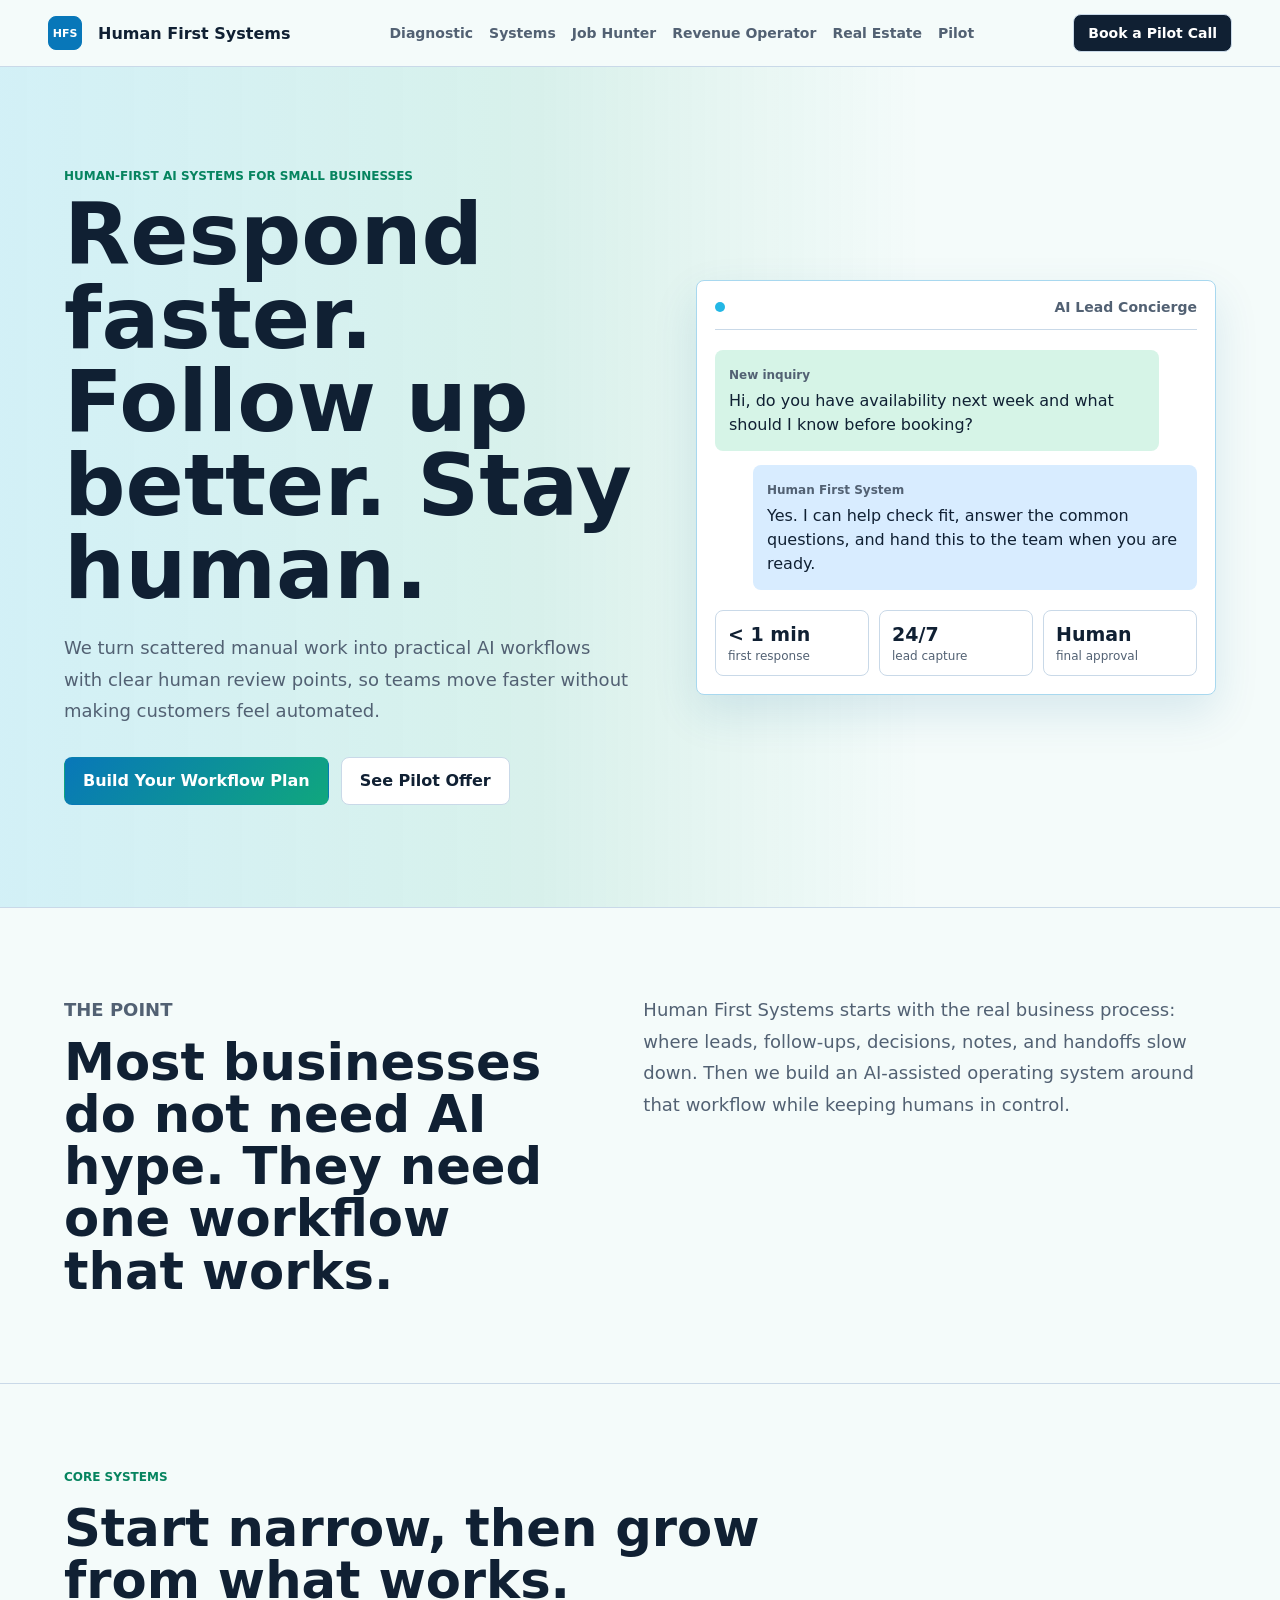
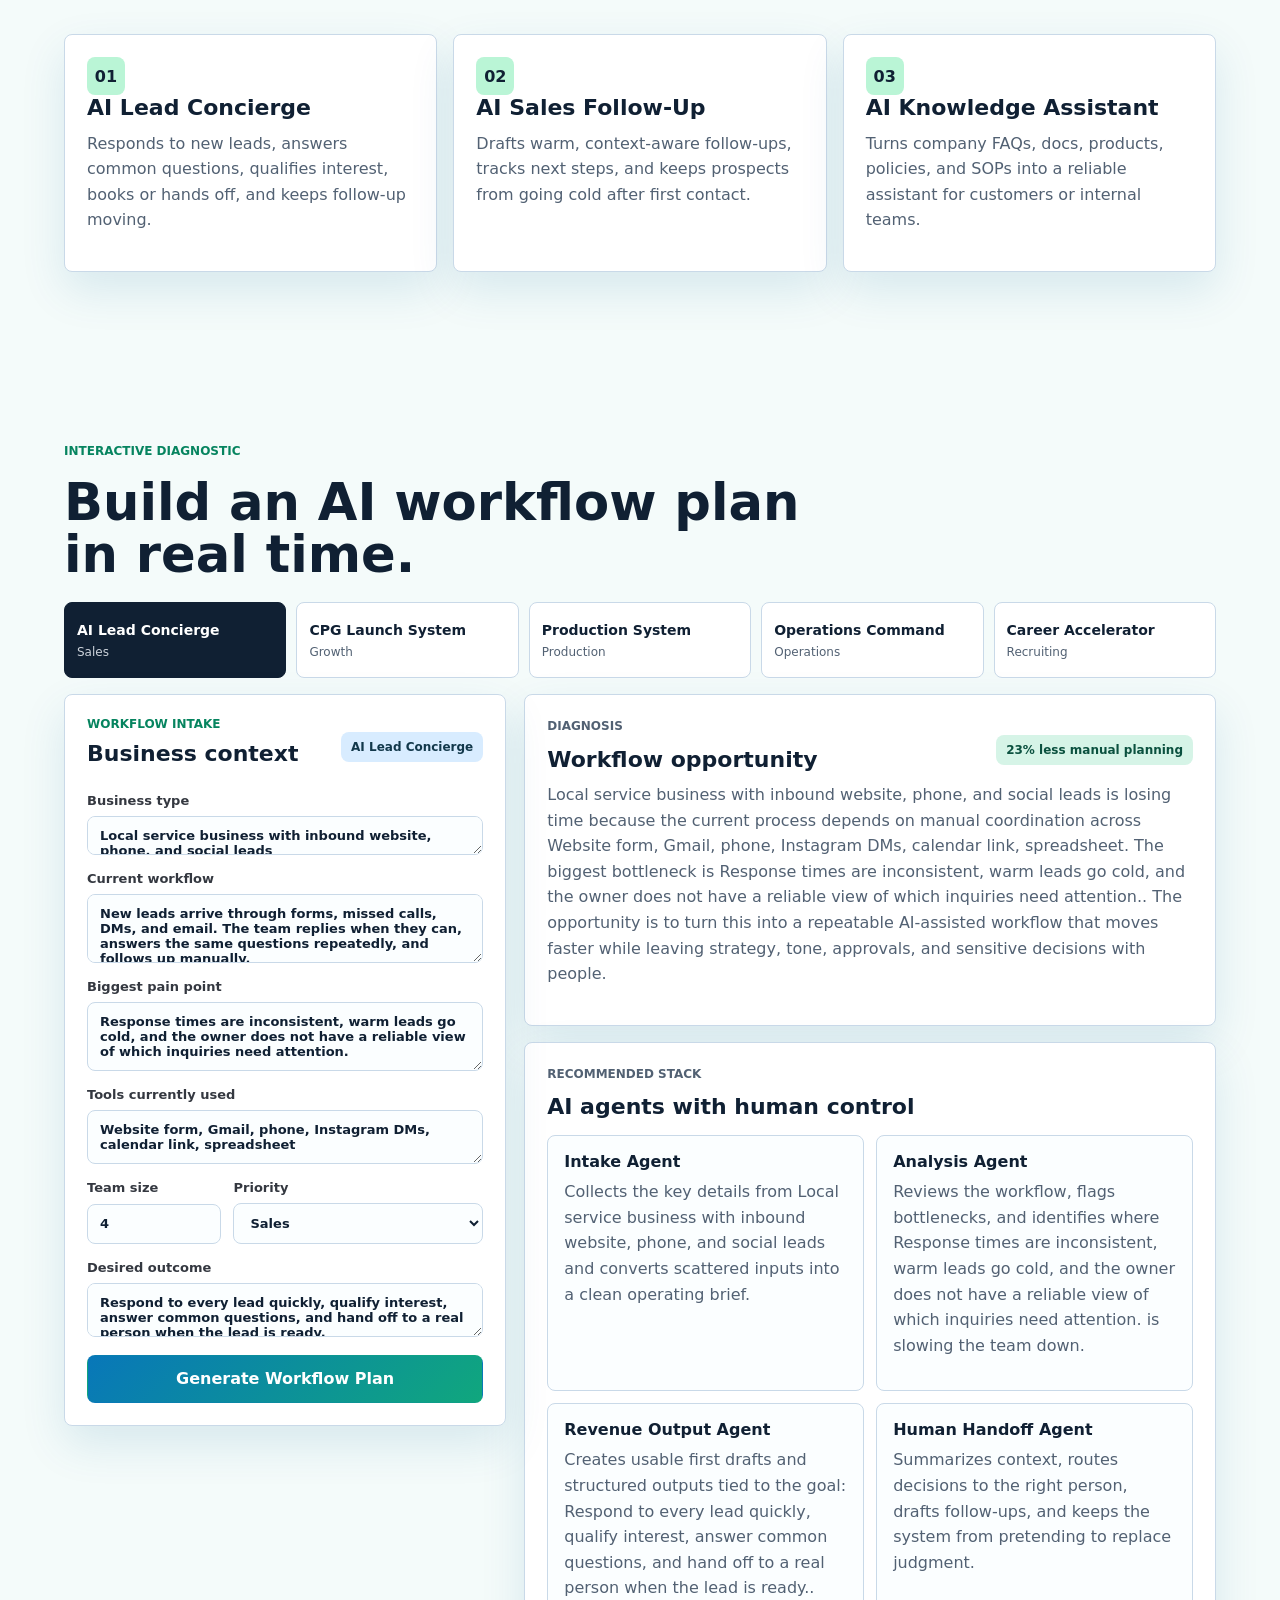
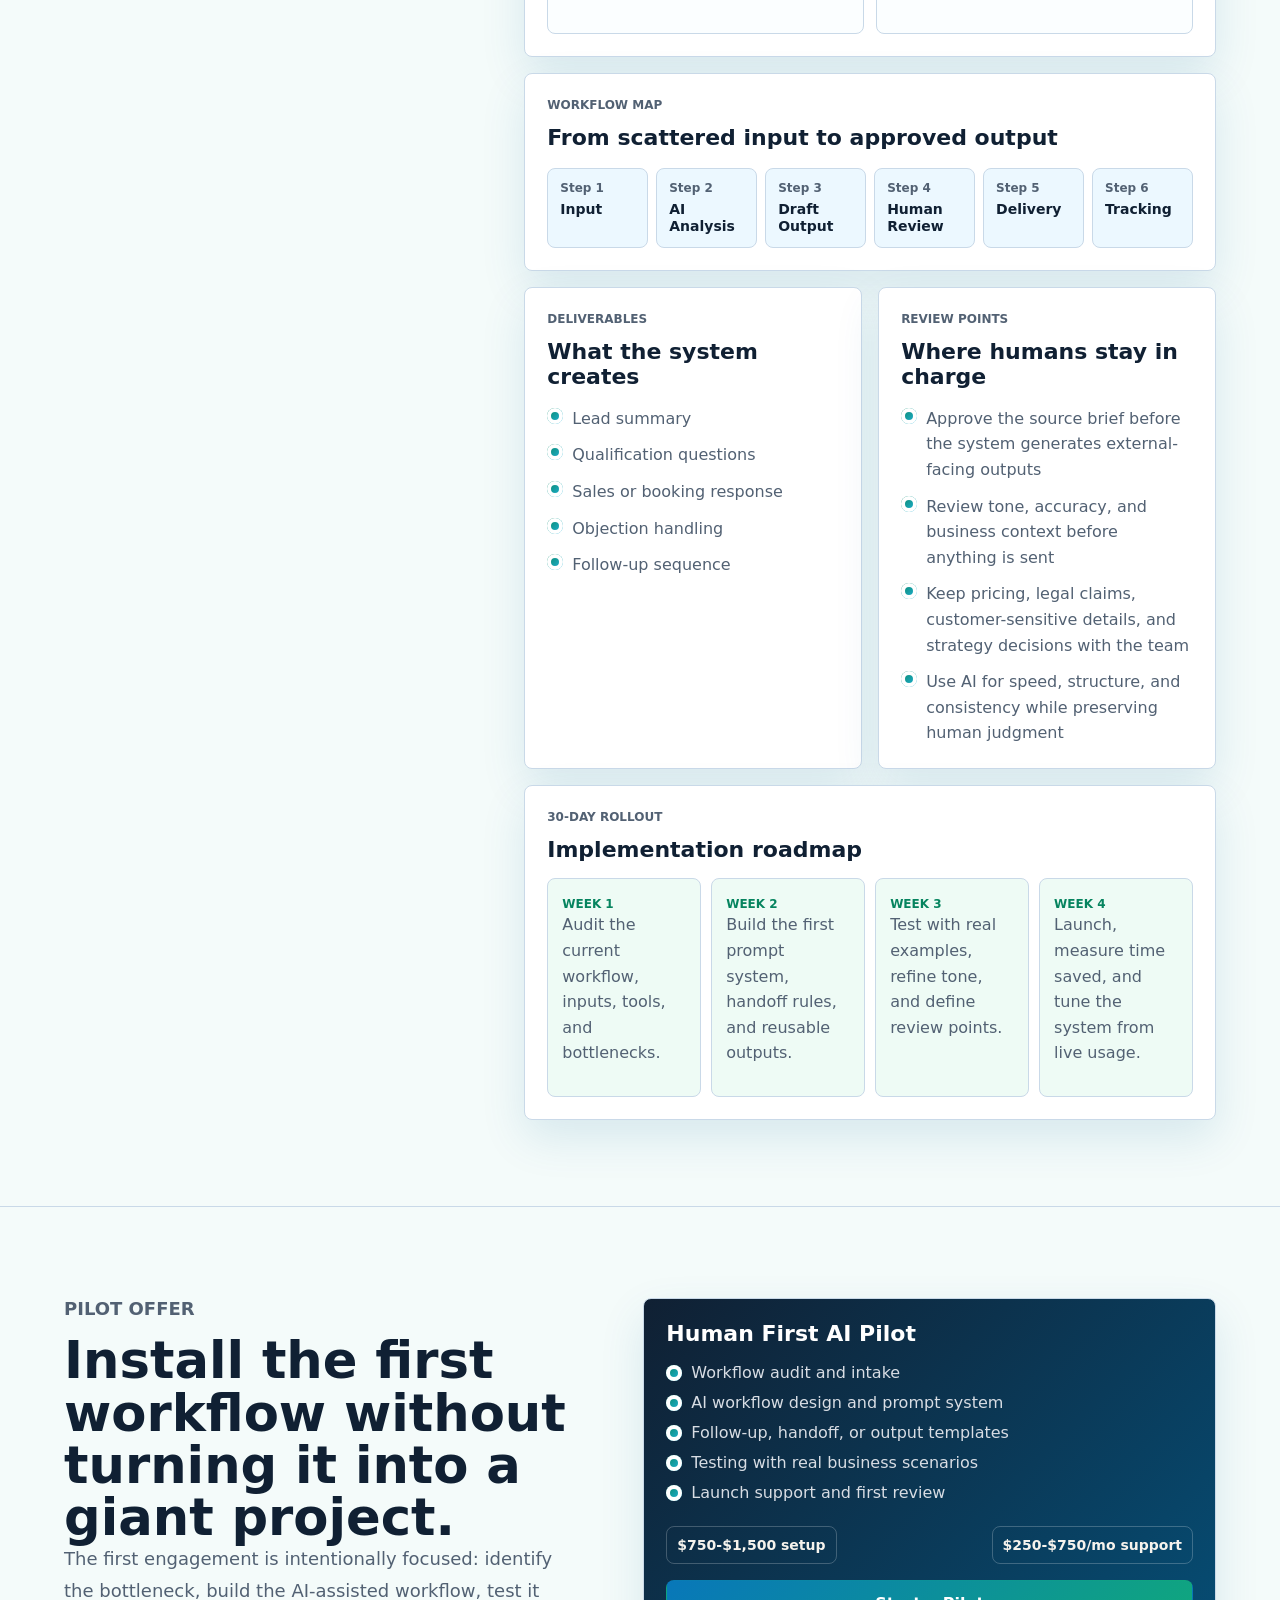
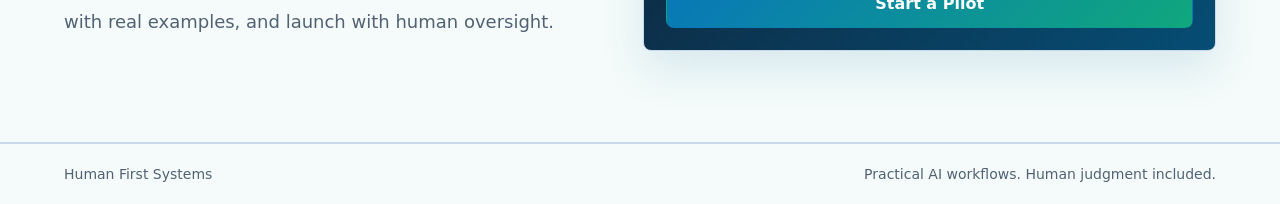
<file: index.html>
<!doctype html>
<html lang="en">
  <head>
    <meta charset="UTF-8" />
    <meta name="viewport" content="width=device-width, initial-scale=1.0" />
    <title>Human First Systems | AI Workflow Diagnostic</title>
    <meta
      name="description"
      content="Human First Systems helps small businesses respond faster, follow up better, and stay human with practical AI workflows."
    />
    <link rel="stylesheet" href="styles.css" />
  </head>
  <body>
    <header class="topbar">
      <a class="brand" href="#top" aria-label="Human First Systems home">
        <span class="brand-mark">HFS</span>
        <span>Human First Systems</span>
      </a>
      <nav aria-label="Primary navigation">
        <a href="#diagnostic">Diagnostic</a>
        <a href="#offers">Systems</a>
        <a href="job-hunter.html">Job Hunter</a>
        <a href="ai-revenue-operator.html">Revenue Operator</a>
        <a href="real-estate.html">Real Estate</a>
        <a href="#pilot">Pilot</a>
      </nav>
      <a class="nav-cta" href="mailto:hello@humanfirstsystems.co?subject=AI%20workflow%20pilot">Book a Pilot Call</a>
    </header>

    <main id="top">
      <section class="hero">
        <div class="hero-copy">
          <p class="eyebrow">Human-first AI systems for small businesses</p>
          <h1>Respond faster. Follow up better. Stay human.</h1>
          <p class="hero-text">
            We turn scattered manual work into practical AI workflows with clear human review points, so teams move faster without making customers feel automated.
          </p>
          <div class="hero-actions">
            <a class="button primary" href="#diagnostic">Build Your Workflow Plan</a>
            <a class="button secondary" href="#pilot">See Pilot Offer</a>
          </div>
        </div>

        <div class="hero-panel" aria-label="System snapshot">
          <div class="panel-header">
            <span class="status-dot"></span>
            <span>AI Lead Concierge</span>
          </div>
          <div class="conversation">
            <div class="message inbound">
              <span>New inquiry</span>
              <p>Hi, do you have availability next week and what should I know before booking?</p>
            </div>
            <div class="message outbound">
              <span>Human First System</span>
              <p>Yes. I can help check fit, answer the common questions, and hand this to the team when you are ready.</p>
            </div>
          </div>
          <div class="metrics">
            <div>
              <strong>&lt; 1 min</strong>
              <span>first response</span>
            </div>
            <div>
              <strong>24/7</strong>
              <span>lead capture</span>
            </div>
            <div>
              <strong>Human</strong>
              <span>final approval</span>
            </div>
          </div>
        </div>
      </section>

      <section class="section intro-grid" aria-label="Positioning">
        <div>
          <p class="eyebrow">The point</p>
          <h2>Most businesses do not need AI hype. They need one workflow that works.</h2>
        </div>
        <p>
          Human First Systems starts with the real business process: where leads, follow-ups, decisions, notes, and handoffs slow down. Then we build an AI-assisted operating system around that workflow while keeping humans in control.
        </p>
      </section>

      <section class="section" id="offers">
        <div class="section-heading">
          <p class="eyebrow">Core systems</p>
          <h2>Start narrow, then grow from what works.</h2>
        </div>
        <div class="system-grid">
          <article class="system-card">
            <span class="icon">01</span>
            <h3>AI Lead Concierge</h3>
            <p>Responds to new leads, answers common questions, qualifies interest, books or hands off, and keeps follow-up moving.</p>
          </article>
          <article class="system-card">
            <span class="icon">02</span>
            <h3>AI Sales Follow-Up</h3>
            <p>Drafts warm, context-aware follow-ups, tracks next steps, and keeps prospects from going cold after first contact.</p>
          </article>
          <article class="system-card">
            <span class="icon">03</span>
            <h3>AI Knowledge Assistant</h3>
            <p>Turns company FAQs, docs, products, policies, and SOPs into a reliable assistant for customers or internal teams.</p>
          </article>
        </div>
      </section>

      <section class="diagnostic section" id="diagnostic">
        <div class="section-heading compact">
          <p class="eyebrow">Interactive diagnostic</p>
          <h2>Build an AI workflow plan in real time.</h2>
        </div>

        <div class="example-tabs" id="exampleTabs" aria-label="Example workflows"></div>

        <div class="workspace">
          <form class="intake-card" id="workflowForm">
            <div class="card-title-row">
              <div>
                <p class="eyebrow">Workflow intake</p>
                <h3>Business context</h3>
              </div>
              <span class="small-badge" id="selectedLabel">AI Lead Concierge</span>
            </div>

            <label>
              Business type
              <textarea name="businessType" rows="1"></textarea>
            </label>
            <label>
              Current workflow
              <textarea name="workflow" rows="3"></textarea>
            </label>
            <label>
              Biggest pain point
              <textarea name="painPoint" rows="3"></textarea>
            </label>
            <label>
              Tools currently used
              <textarea name="tools" rows="2"></textarea>
            </label>
            <div class="field-row">
              <label>
                Team size
                <input name="teamSize" type="number" min="1" />
              </label>
              <label>
                Priority
                <select name="priority"></select>
              </label>
            </div>
            <label>
              Desired outcome
              <textarea name="outcome" rows="2"></textarea>
            </label>
            <button class="button primary full" type="submit">Generate Workflow Plan</button>
          </form>

          <section class="plan" aria-live="polite">
            <article class="result-card diagnosis-card">
              <div class="card-title-row">
                <div>
                  <p class="eyebrow">Diagnosis</p>
                  <h3>Workflow opportunity</h3>
                </div>
                <span class="impact-pill" id="impactPill">34% less manual planning</span>
              </div>
              <p id="diagnosis"></p>
            </article>

            <article class="result-card">
              <p class="eyebrow">Recommended stack</p>
              <h3>AI agents with human control</h3>
              <div class="agent-grid" id="agents"></div>
            </article>

            <article class="result-card">
              <p class="eyebrow">Workflow map</p>
              <h3>From scattered input to approved output</h3>
              <div class="workflow-map" id="workflowMap"></div>
            </article>

            <div class="split-results">
              <article class="result-card">
                <p class="eyebrow">Deliverables</p>
                <h3>What the system creates</h3>
                <ul class="check-list" id="deliverables"></ul>
              </article>
              <article class="result-card">
                <p class="eyebrow">Review points</p>
                <h3>Where humans stay in charge</h3>
                <ul class="check-list" id="reviewPoints"></ul>
              </article>
            </div>

            <article class="result-card">
              <p class="eyebrow">30-day rollout</p>
              <h3>Implementation roadmap</h3>
              <div class="roadmap" id="roadmap"></div>
            </article>
          </section>
        </div>
      </section>

      <section class="pilot section" id="pilot">
        <div>
          <p class="eyebrow">Pilot offer</p>
          <h2>Install the first workflow without turning it into a giant project.</h2>
          <p>
            The first engagement is intentionally focused: identify the bottleneck, build the AI-assisted workflow, test it with real examples, and launch with human oversight.
          </p>
        </div>
        <div class="pilot-card">
          <h3>Human First AI Pilot</h3>
          <ul class="check-list">
            <li>Workflow audit and intake</li>
            <li>AI workflow design and prompt system</li>
            <li>Follow-up, handoff, or output templates</li>
            <li>Testing with real business scenarios</li>
            <li>Launch support and first review</li>
          </ul>
          <div class="price-row">
            <span>$750-$1,500 setup</span>
            <span>$250-$750/mo support</span>
          </div>
          <a class="button primary full" href="mailto:hello@humanfirstsystems.co?subject=Human%20First%20AI%20Pilot">Start a Pilot</a>
        </div>
      </section>
    </main>

    <footer>
      <span>Human First Systems</span>
      <span>Practical AI workflows. Human judgment included.</span>
    </footer>

    <script src="app.js"></script>
  </body>
</html>
</file>
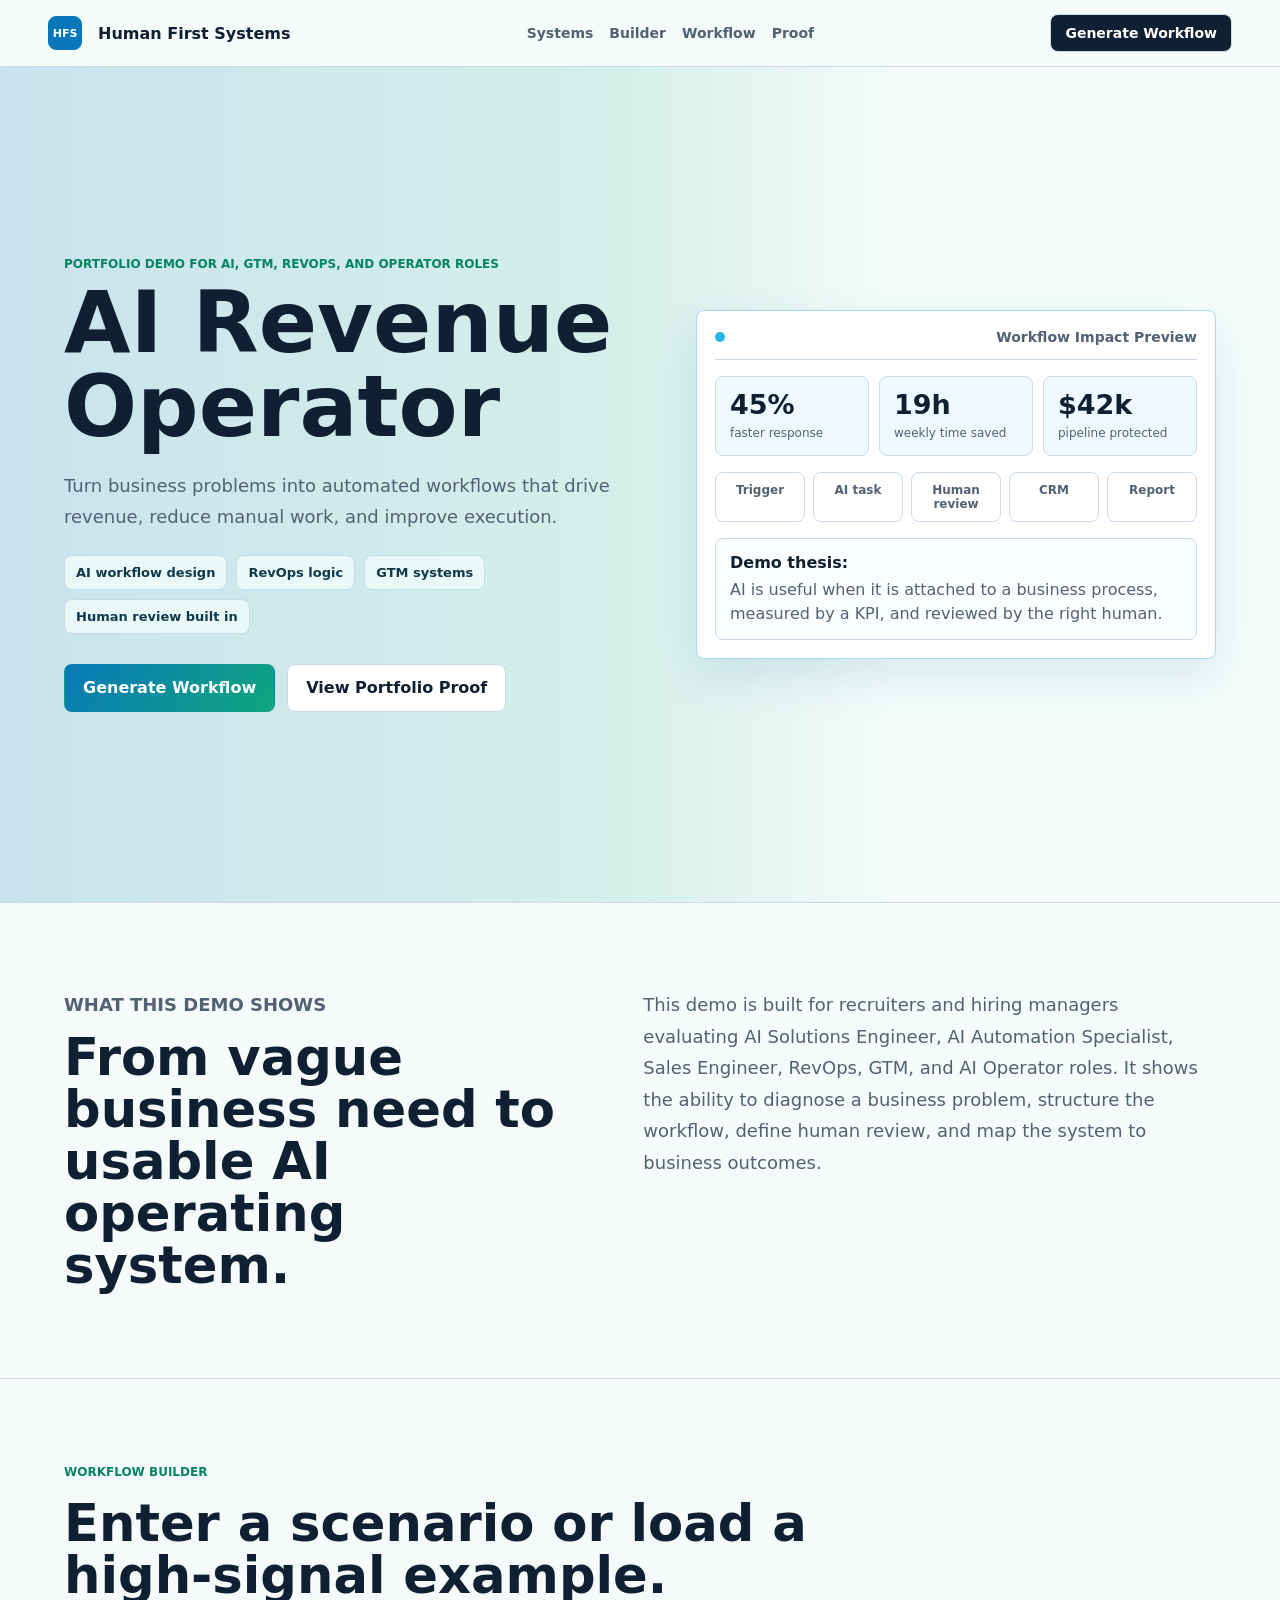
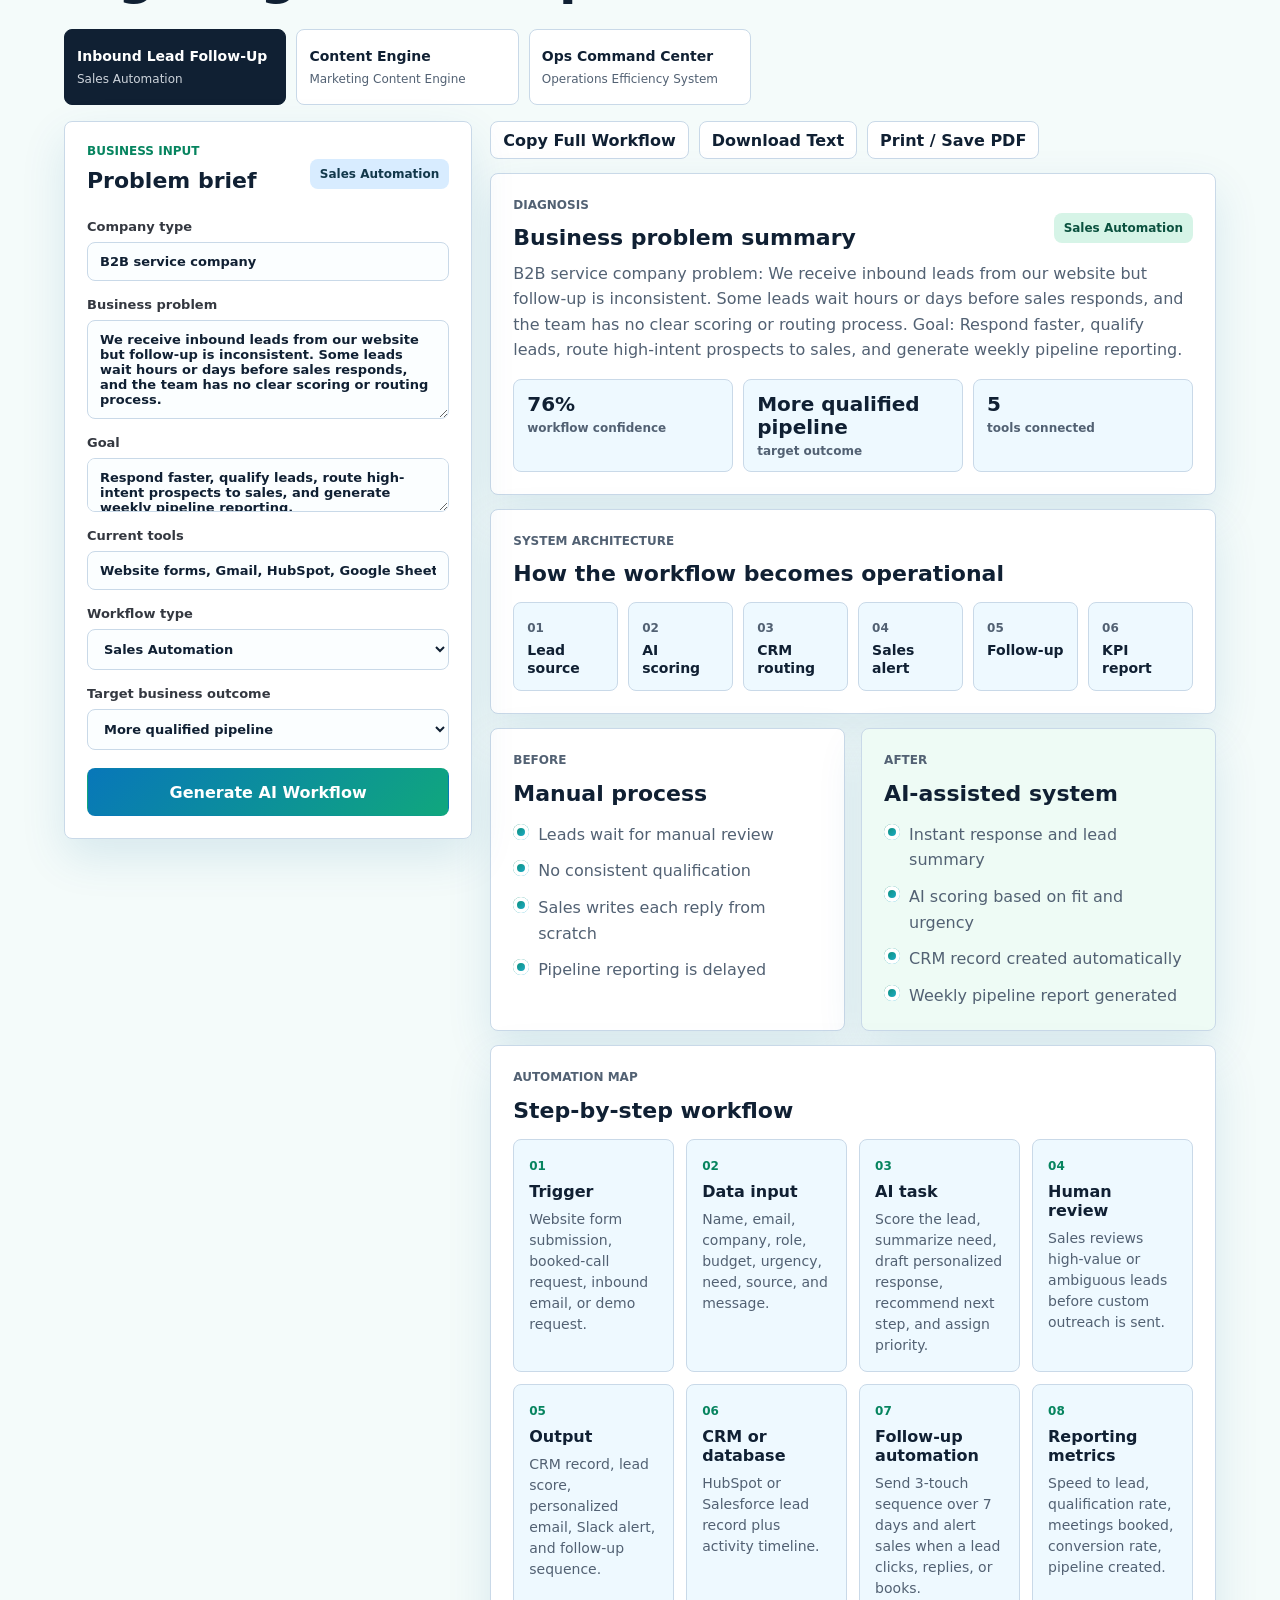
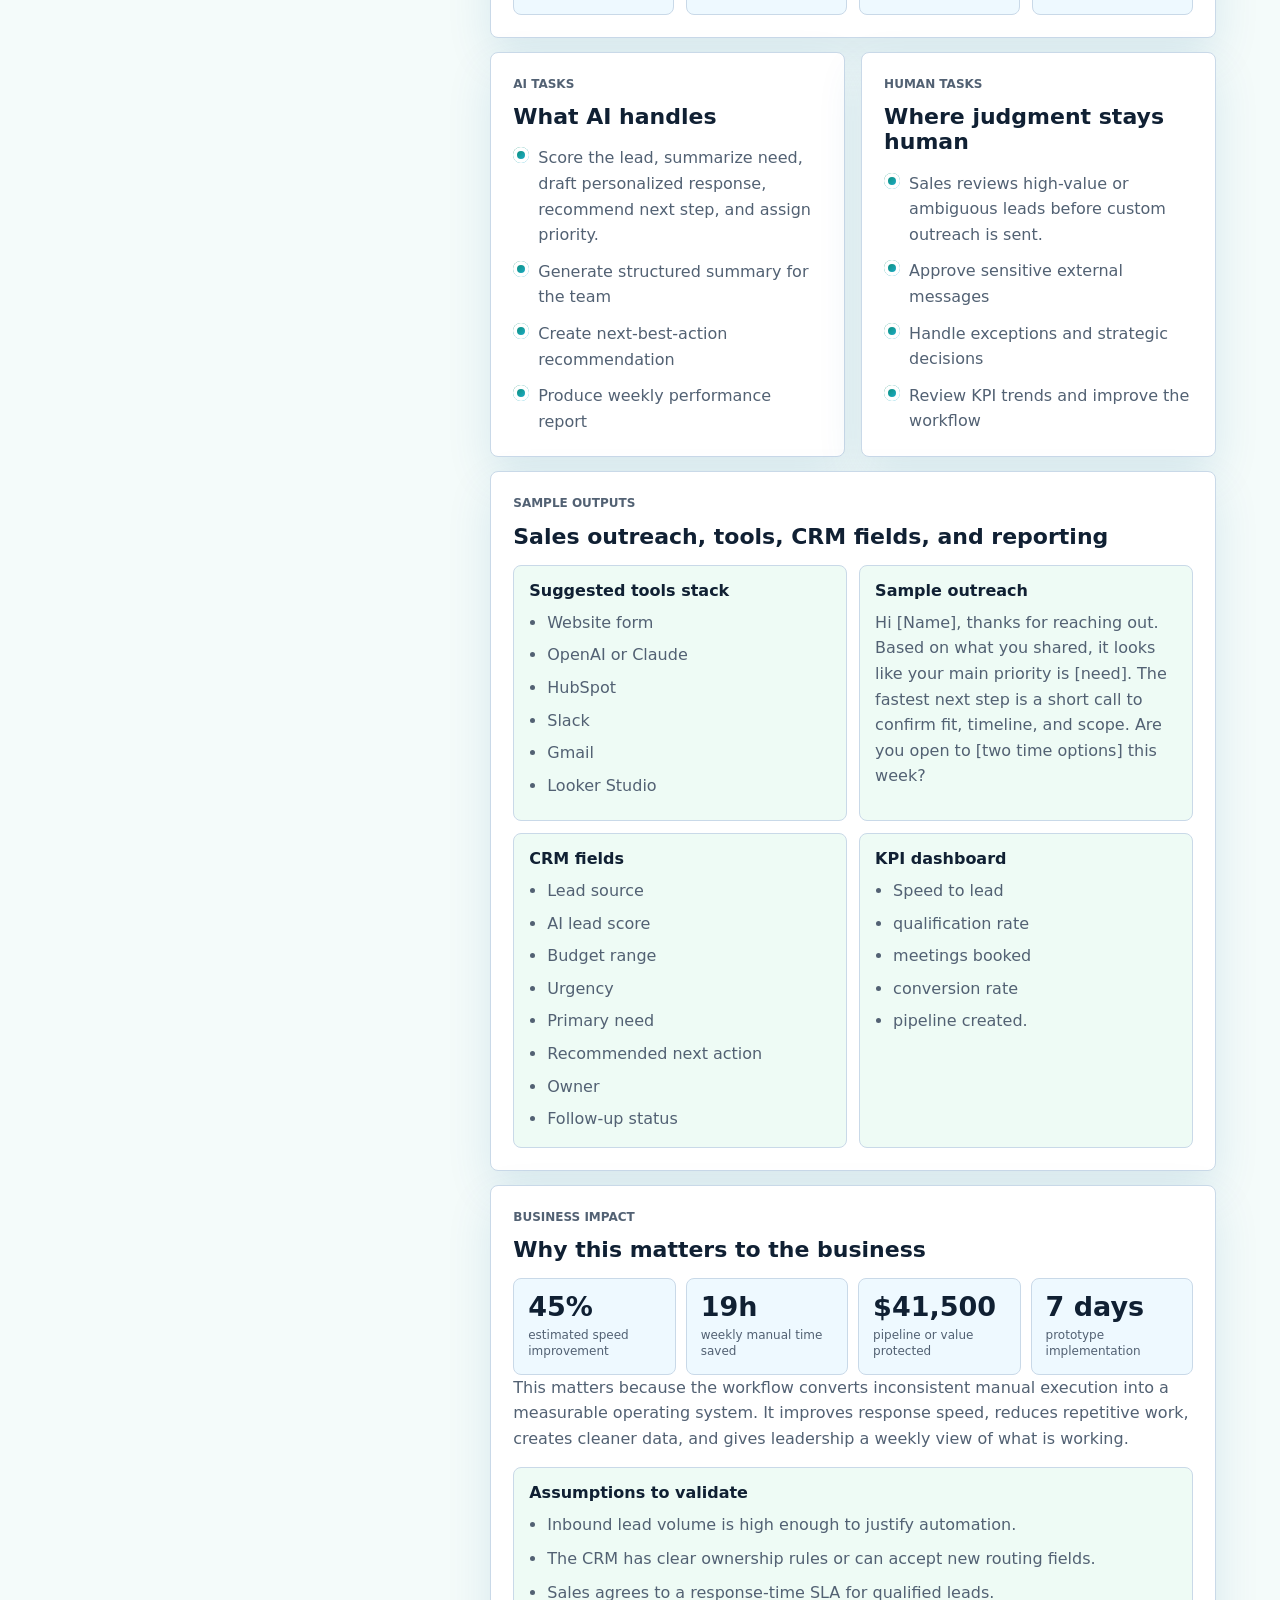
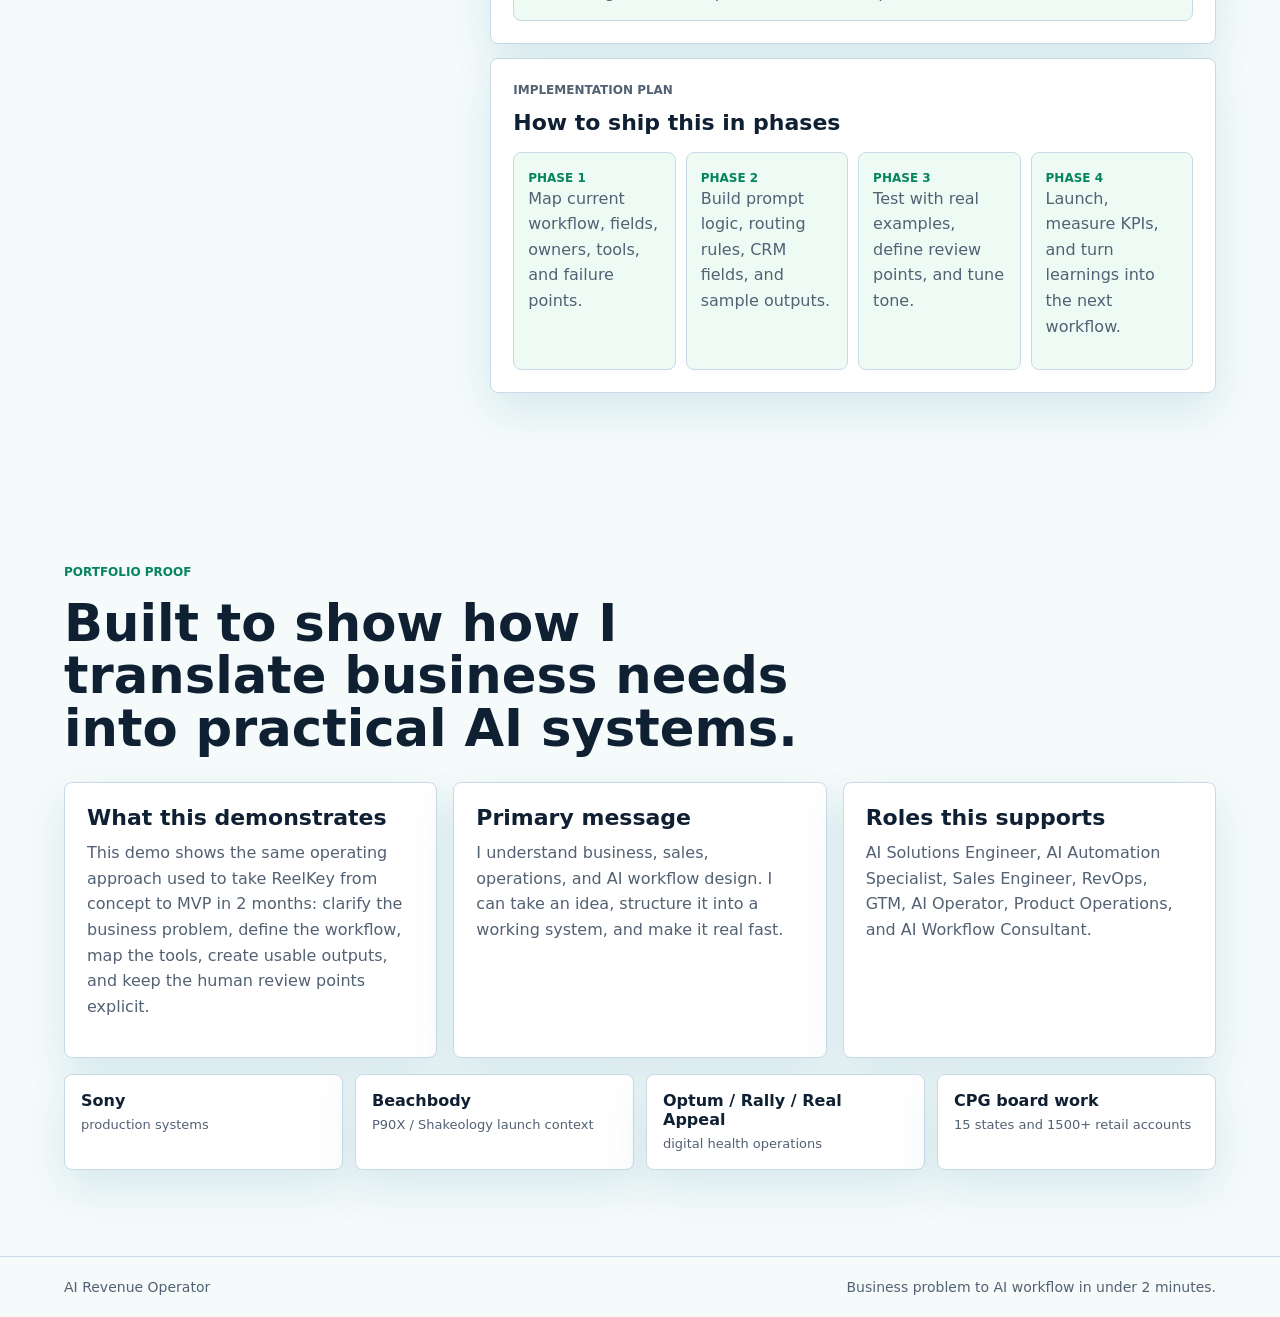
<file: ai-revenue-operator.html>
<!doctype html>
<html lang="en">
  <head>
    <meta charset="UTF-8" />
    <meta name="viewport" content="width=device-width, initial-scale=1.0" />
    <title>AI Revenue Operator | Human First Systems</title>
    <meta
      name="description"
      content="A portfolio demo that turns vague business problems into AI-driven sales, marketing, and operations workflows."
    />
    <link rel="stylesheet" href="styles.css" />
  </head>
  <body>
    <header class="topbar">
      <a class="brand" href="index.html" aria-label="Human First Systems home">
        <span class="brand-mark">HFS</span>
        <span>Human First Systems</span>
      </a>
      <nav aria-label="Primary navigation">
        <a href="index.html">Systems</a>
        <a href="#builder">Builder</a>
        <a href="#output">Workflow</a>
        <a href="#proof">Proof</a>
      </nav>
      <a class="nav-cta" href="#builder">Generate Workflow</a>
    </header>

    <main id="top">
      <section class="hero revenue-hero">
        <div class="hero-copy">
          <p class="eyebrow">Portfolio demo for AI, GTM, RevOps, and operator roles</p>
          <h1>AI Revenue Operator</h1>
          <p class="hero-text">
            Turn business problems into automated workflows that drive revenue, reduce manual work, and improve execution.
          </p>
          <div class="cred-strip" aria-label="Role fit and proof points">
            <span>AI workflow design</span>
            <span>RevOps logic</span>
            <span>GTM systems</span>
            <span>Human review built in</span>
          </div>
          <div class="hero-actions">
            <a class="button primary" href="#builder">Generate Workflow</a>
            <a class="button secondary" href="#proof">View Portfolio Proof</a>
          </div>
        </div>

        <div class="hero-panel revenue-console" aria-label="Revenue operations dashboard preview">
          <div class="panel-header">
            <span class="status-dot"></span>
            <span>Workflow Impact Preview</span>
          </div>
          <div class="revenue-metrics">
            <div>
              <strong id="heroSpeed">62%</strong>
              <span>faster response</span>
            </div>
            <div>
              <strong id="heroHours">18h</strong>
              <span>weekly time saved</span>
            </div>
            <div>
              <strong id="heroRevenue">$28k</strong>
              <span>pipeline protected</span>
            </div>
          </div>
          <div class="mini-flow">
            <span>Trigger</span>
            <span>AI task</span>
            <span>Human review</span>
            <span>CRM</span>
            <span>Report</span>
          </div>
          <div class="operator-note">
            <strong>Demo thesis:</strong>
            <span>AI is useful when it is attached to a business process, measured by a KPI, and reviewed by the right human.</span>
          </div>
        </div>
      </section>

      <section class="section intro-grid">
        <div>
          <p class="eyebrow">What this demo shows</p>
          <h2>From vague business need to usable AI operating system.</h2>
        </div>
        <p>
          This demo is built for recruiters and hiring managers evaluating AI Solutions Engineer, AI Automation Specialist, Sales Engineer, RevOps, GTM, and AI Operator roles. It shows the ability to diagnose a business problem, structure the workflow, define human review, and map the system to business outcomes.
        </p>
      </section>

      <section class="section" id="builder">
        <div class="section-heading">
          <p class="eyebrow">Workflow builder</p>
          <h2>Enter a scenario or load a high-signal example.</h2>
        </div>

        <div class="example-tabs" id="revenueExamples" aria-label="Scenario examples"></div>

        <div class="workspace revenue-workspace">
          <form class="intake-card" id="revenueForm">
            <div class="card-title-row">
              <div>
                <p class="eyebrow">Business input</p>
                <h3>Problem brief</h3>
              </div>
              <span class="small-badge" id="workflowBadge">Sales Automation</span>
            </div>

            <label>
              Company type
              <input name="companyType" value="B2B service company" />
            </label>
            <label>
              Business problem
              <textarea name="businessProblem" rows="5">We receive inbound leads from our website but follow-up is inconsistent. Some leads wait hours or days before sales responds, and the team has no clear scoring or routing process.</textarea>
            </label>
            <label>
              Goal
              <textarea name="goal" rows="2">Respond faster, qualify leads, route high-intent prospects to sales, and generate weekly pipeline reporting.</textarea>
            </label>
            <label>
              Current tools
              <input name="currentTools" value="Website forms, Gmail, HubSpot, Google Sheets, Slack" />
            </label>
            <label>
              Workflow type
              <select name="workflowType">
                <option>Sales Automation</option>
                <option>Marketing Content Engine</option>
                <option>Operations Efficiency System</option>
              </select>
            </label>
            <label>
              Target business outcome
              <select name="businessOutcome">
                <option>More qualified pipeline</option>
                <option>Faster campaign execution</option>
                <option>Lower manual operating load</option>
                <option>Cleaner reporting for leadership</option>
              </select>
            </label>
            <button class="button primary full" type="submit">Generate AI Workflow</button>
          </form>

          <section class="plan output-panel" id="output" aria-live="polite">
            <div class="action-row">
              <button class="button secondary copy-button" type="button" id="copyRevenuePack">Copy Full Workflow</button>
              <button class="button secondary copy-button" type="button" id="downloadRevenuePack">Download Text</button>
              <button class="button secondary copy-button" type="button" id="printRevenuePack">Print / Save PDF</button>
            </div>

            <article class="result-card">
              <div class="card-title-row">
                <div>
                  <p class="eyebrow">Diagnosis</p>
                  <h3>Business problem summary</h3>
                </div>
                <span class="impact-pill" id="revenueImpactPill">Revenue workflow</span>
              </div>
              <p id="problemSummary"></p>
              <div class="system-score-grid" id="systemScore"></div>
            </article>

            <article class="result-card">
              <p class="eyebrow">System architecture</p>
              <h3>How the workflow becomes operational</h3>
              <div class="architecture-strip" id="architectureStrip"></div>
            </article>

            <div class="before-after">
              <article class="result-card">
                <p class="eyebrow">Before</p>
                <h3>Manual process</h3>
                <ul class="check-list" id="beforeList"></ul>
              </article>
              <article class="result-card after-card">
                <p class="eyebrow">After</p>
                <h3>AI-assisted system</h3>
                <ul class="check-list" id="afterList"></ul>
              </article>
            </div>

            <article class="result-card">
              <p class="eyebrow">Automation map</p>
              <h3>Step-by-step workflow</h3>
              <div class="workflow-step-grid" id="workflowSteps"></div>
            </article>

            <div class="split-results">
              <article class="result-card">
                <p class="eyebrow">AI tasks</p>
                <h3>What AI handles</h3>
                <ul class="check-list" id="aiTasks"></ul>
              </article>
              <article class="result-card">
                <p class="eyebrow">Human tasks</p>
                <h3>Where judgment stays human</h3>
                <ul class="check-list" id="humanTasks"></ul>
              </article>
            </div>

            <article class="result-card">
              <p class="eyebrow">Sample outputs</p>
              <h3>Sales outreach, tools, CRM fields, and reporting</h3>
              <div class="operations-grid">
                <div>
                  <h4>Suggested tools stack</h4>
                  <ul id="toolsStack"></ul>
                </div>
                <div>
                  <h4>Sample outreach</h4>
                  <p id="sampleOutreach"></p>
                </div>
                <div>
                  <h4>CRM fields</h4>
                  <ul id="crmFields"></ul>
                </div>
                <div>
                  <h4>KPI dashboard</h4>
                  <ul id="kpiDashboard"></ul>
                </div>
              </div>
            </article>

            <article class="result-card">
              <p class="eyebrow">Business impact</p>
              <h3>Why this matters to the business</h3>
              <div class="kpi-strip" id="kpiImpact"></div>
              <p class="impact-note" id="businessValue"></p>
              <div class="assumption-box">
                <h4>Assumptions to validate</h4>
                <ul id="assumptionsList"></ul>
              </div>
            </article>

            <article class="result-card">
              <p class="eyebrow">Implementation plan</p>
              <h3>How to ship this in phases</h3>
              <div class="roadmap" id="implementationPlan"></div>
            </article>
          </section>
        </div>
      </section>

      <section class="section" id="proof">
        <div class="section-heading">
          <p class="eyebrow">Portfolio proof</p>
          <h2>Built to show how I translate business needs into practical AI systems.</h2>
        </div>
        <div class="proof-layout">
          <article class="result-card">
            <h3>What this demonstrates</h3>
            <p>
              This demo shows the same operating approach used to take ReelKey from concept to MVP in 2 months: clarify the business problem, define the workflow, map the tools, create usable outputs, and keep the human review points explicit.
            </p>
          </article>
          <article class="result-card">
            <h3>Primary message</h3>
            <p>
              I understand business, sales, operations, and AI workflow design. I can take an idea, structure it into a working system, and make it real fast.
            </p>
          </article>
          <article class="result-card">
            <h3>Roles this supports</h3>
            <p>
              AI Solutions Engineer, AI Automation Specialist, Sales Engineer, RevOps, GTM, AI Operator, Product Operations, and AI Workflow Consultant.
            </p>
          </article>
        </div>
        <div class="operator-proof-band">
          <div>
            <strong>Sony</strong>
            <span>production systems</span>
          </div>
          <div>
            <strong>Beachbody</strong>
            <span>P90X / Shakeology launch context</span>
          </div>
          <div>
            <strong>Optum / Rally / Real Appeal</strong>
            <span>digital health operations</span>
          </div>
          <div>
            <strong>CPG board work</strong>
            <span>15 states and 1500+ retail accounts</span>
          </div>
        </div>
      </section>
    </main>

    <footer>
      <span>AI Revenue Operator</span>
      <span>Business problem to AI workflow in under 2 minutes.</span>
    </footer>

    <script src="ai-revenue-operator.js"></script>
  </body>
</html>
</file>
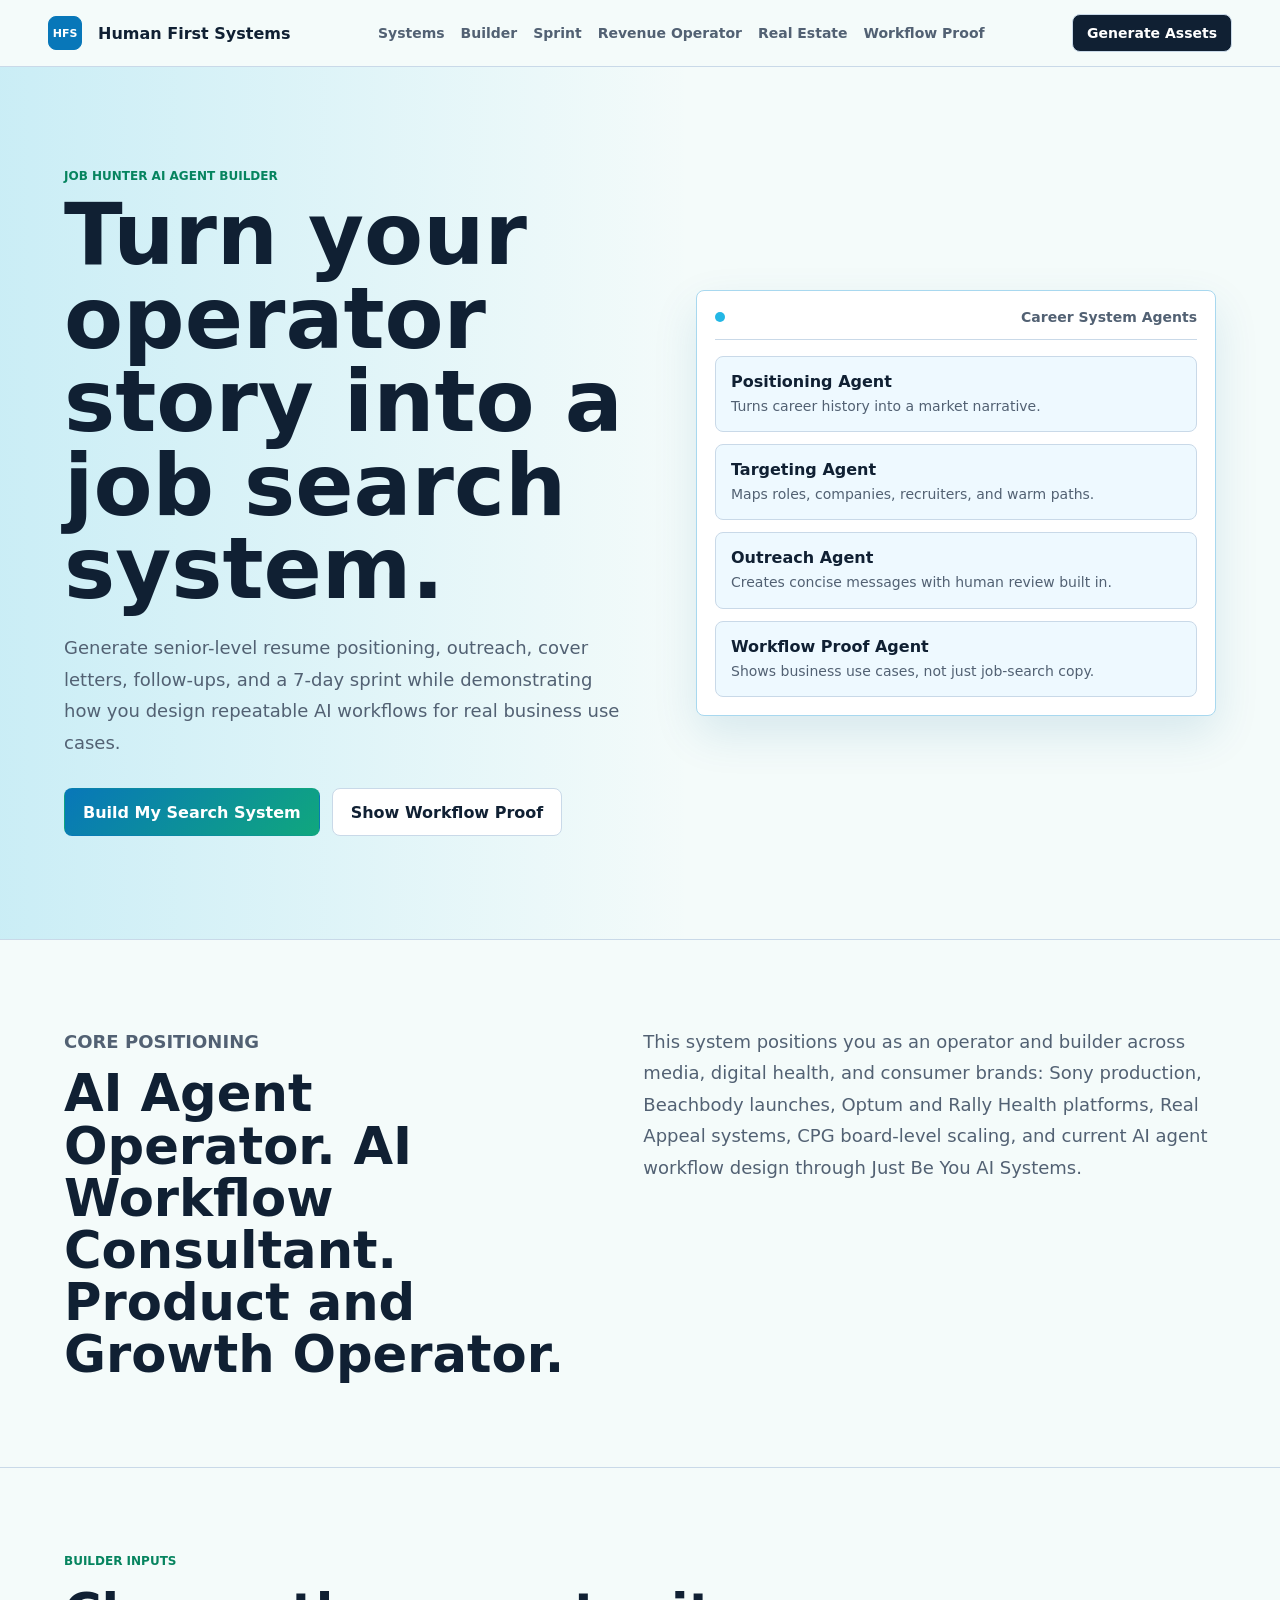
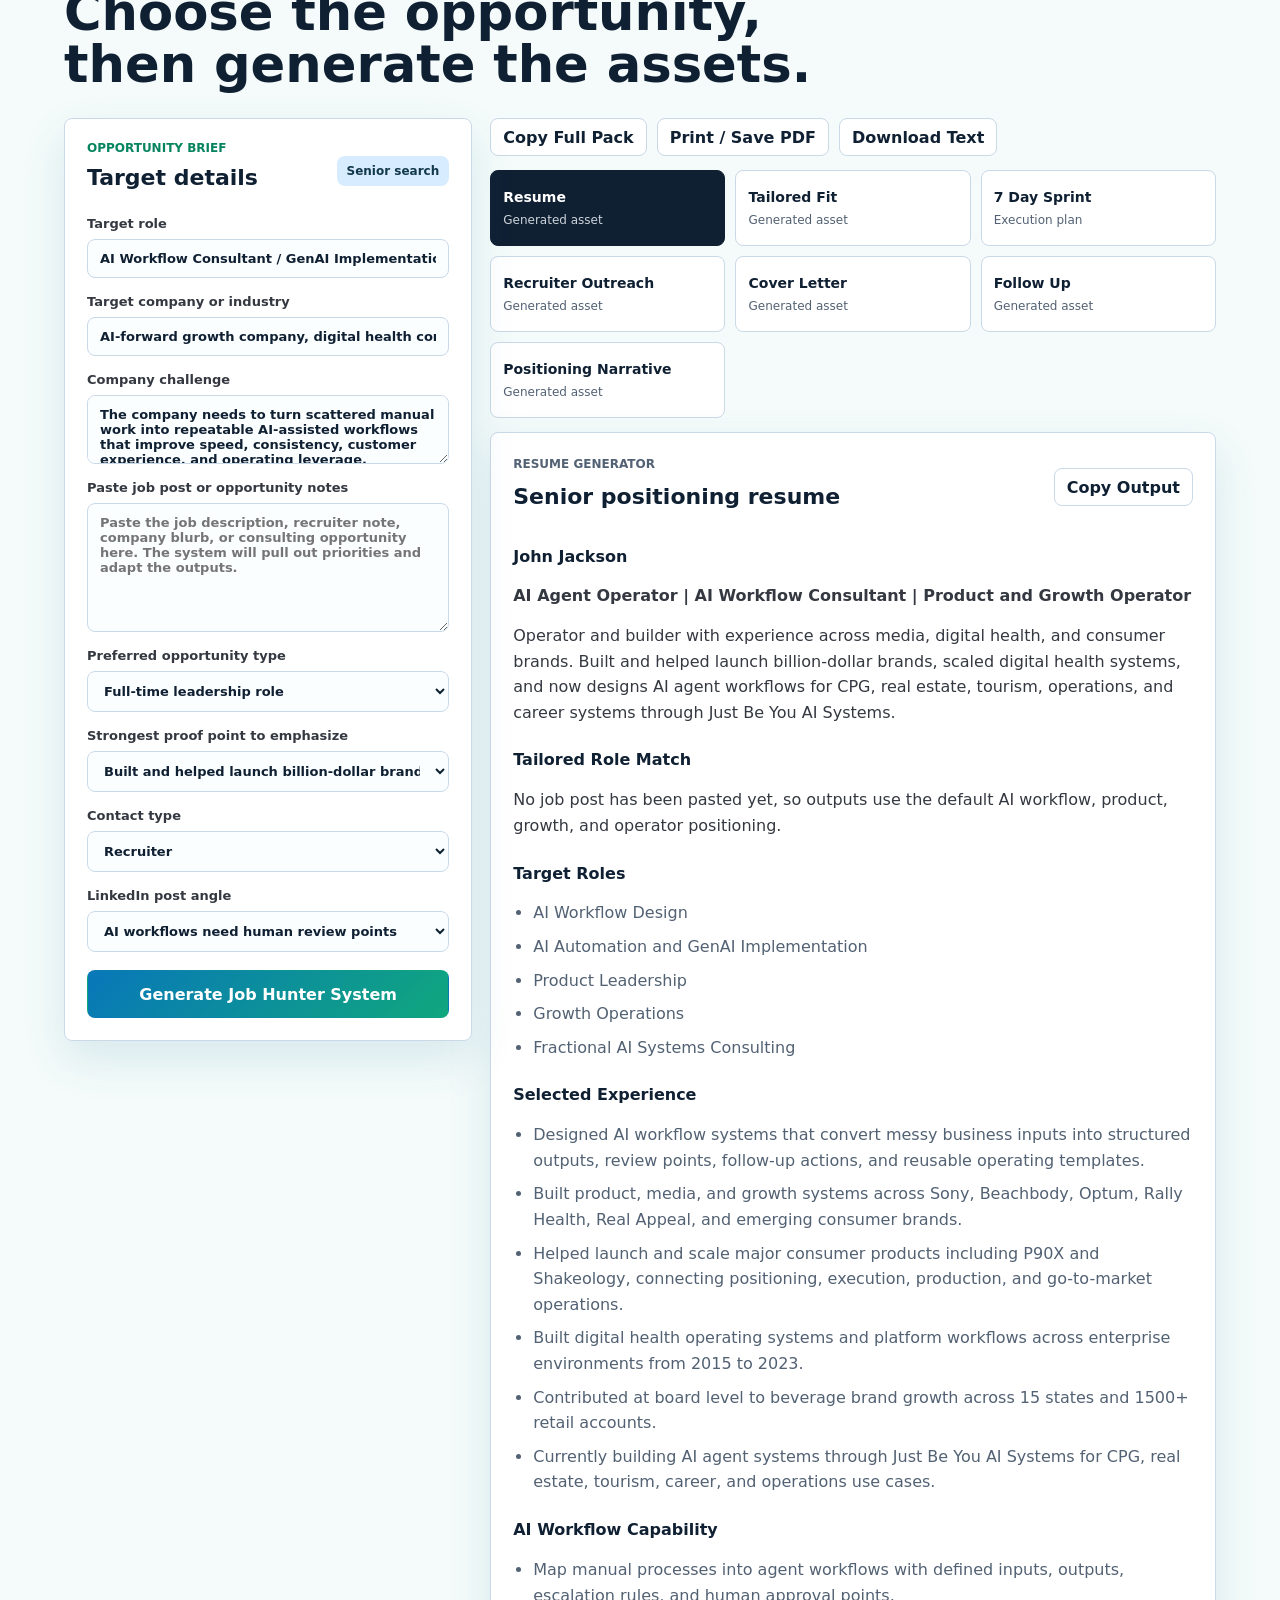
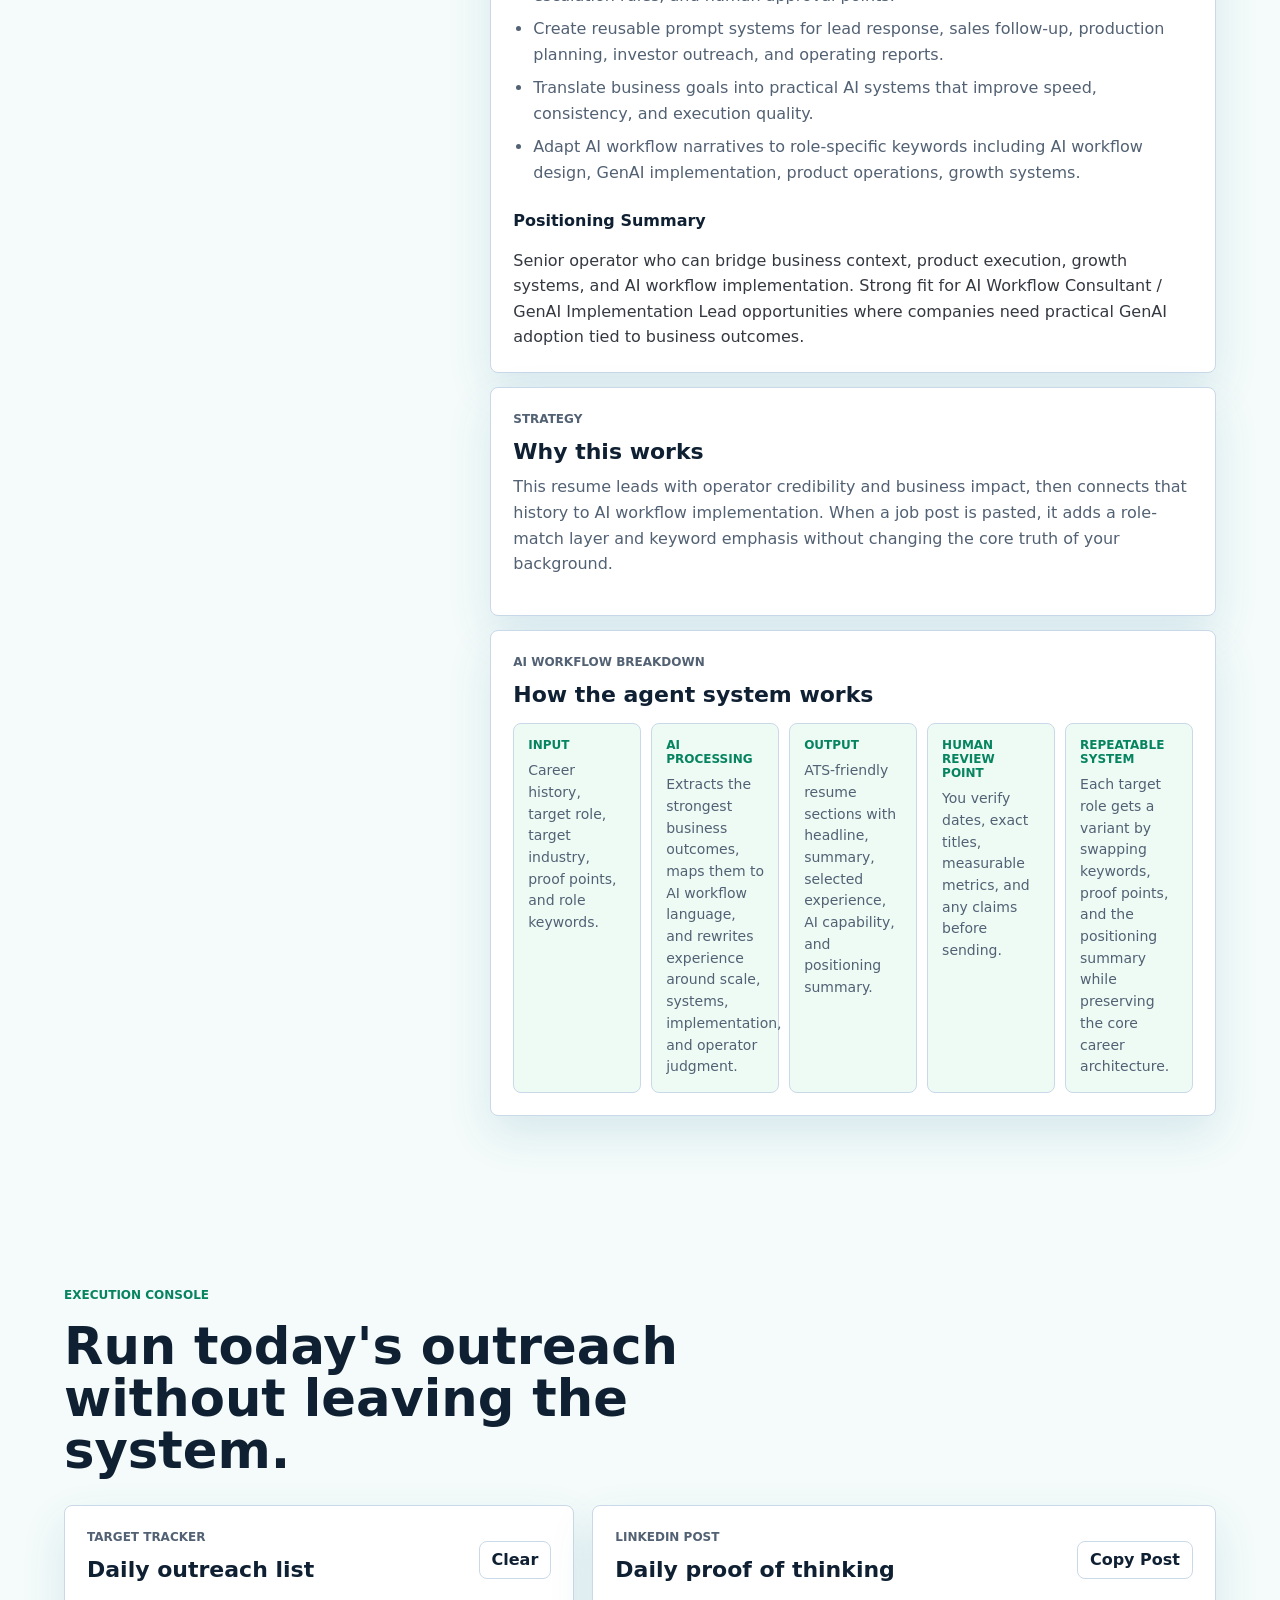
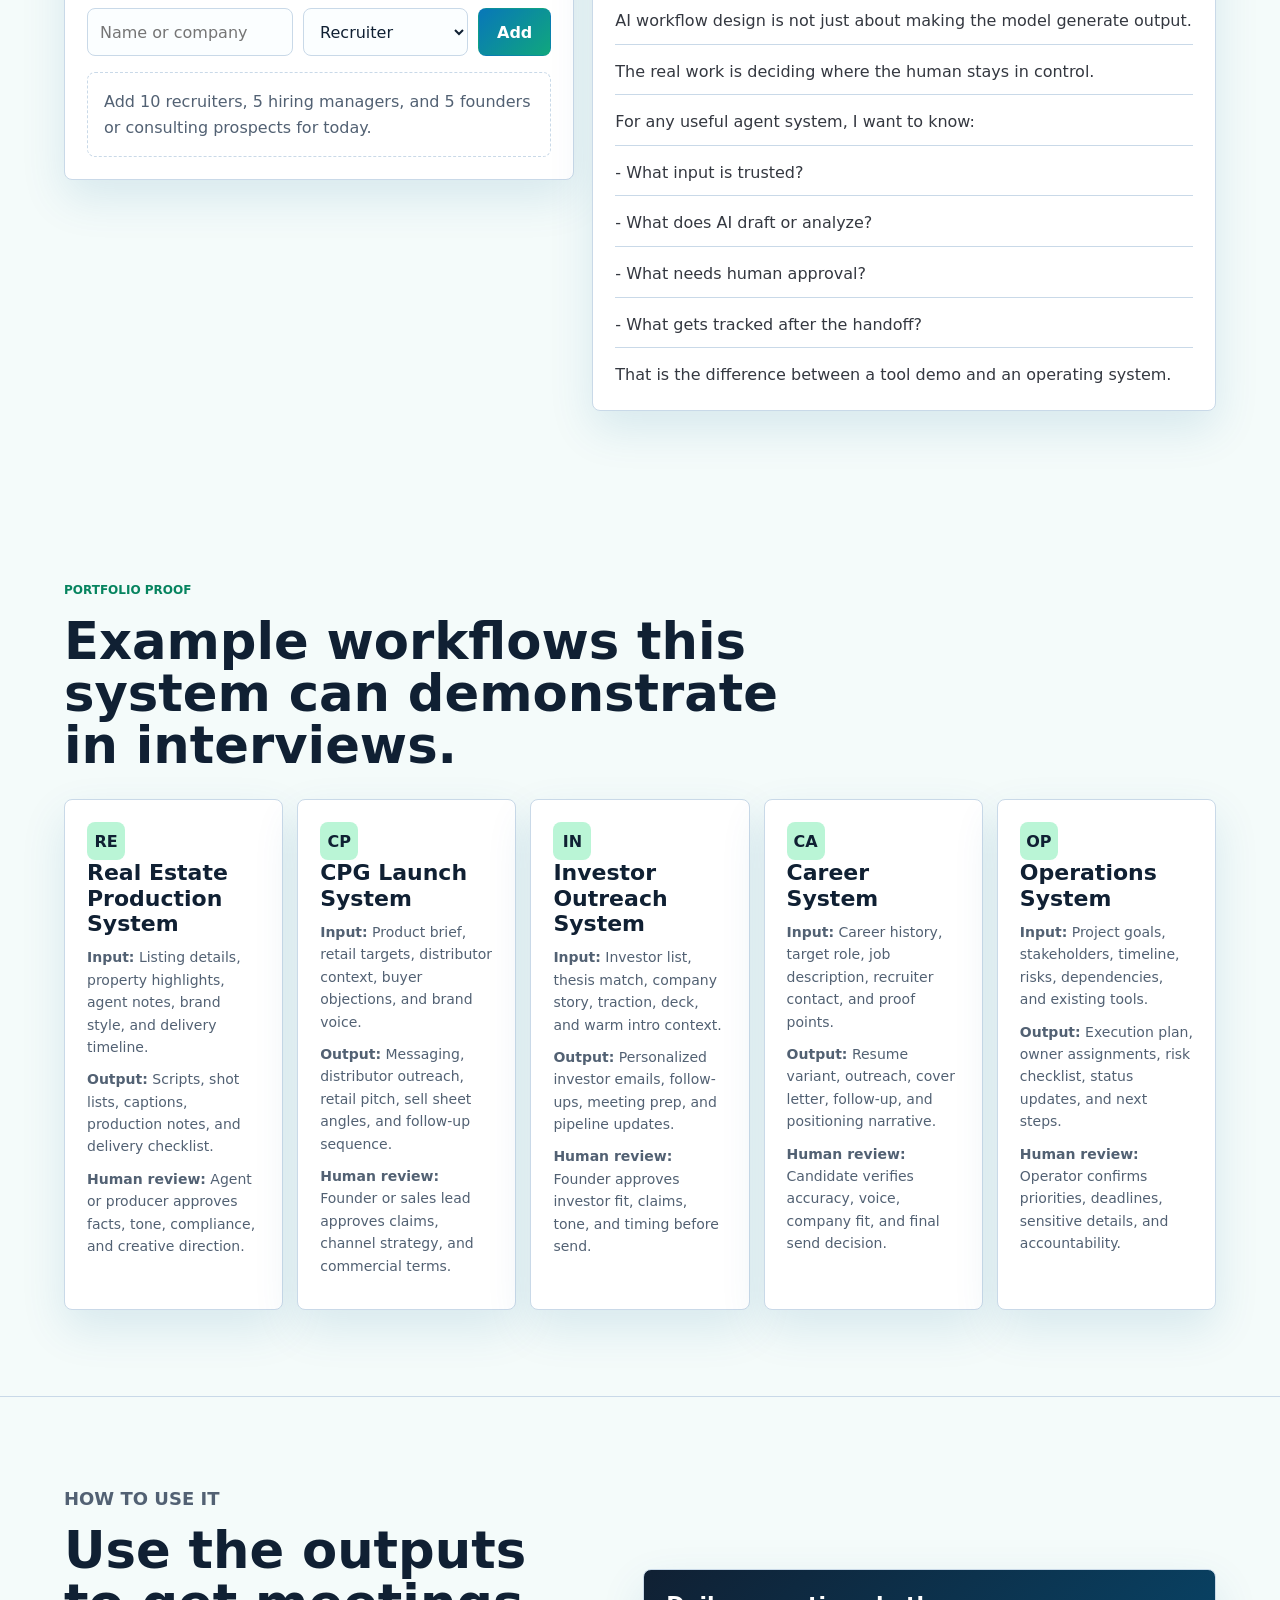
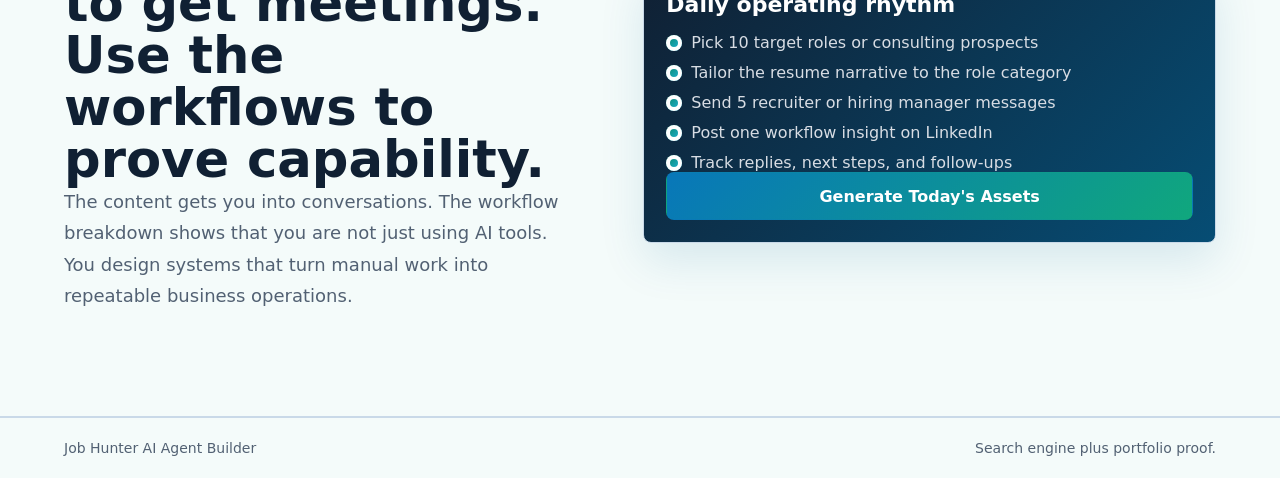
<file: job-hunter.html>
<!doctype html>
<html lang="en">
  <head>
    <meta charset="UTF-8" />
    <meta name="viewport" content="width=device-width, initial-scale=1.0" />
    <title>Job Hunter AI Agent Builder | Human First Systems</title>
    <meta
      name="description"
      content="A job search engine and AI agent operator portfolio system for senior AI workflow, automation, product, and growth roles."
    />
    <link rel="stylesheet" href="styles.css" />
  </head>
  <body>
    <header class="topbar">
      <a class="brand" href="index.html" aria-label="Human First Systems home">
        <span class="brand-mark">HFS</span>
        <span>Human First Systems</span>
      </a>
      <nav aria-label="Primary navigation">
        <a href="index.html">Systems</a>
        <a href="#builder">Builder</a>
        <a href="#sprint">Sprint</a>
        <a href="ai-revenue-operator.html">Revenue Operator</a>
        <a href="real-estate.html">Real Estate</a>
        <a href="#workflows">Workflow Proof</a>
      </nav>
      <a class="nav-cta" href="#outputs">Generate Assets</a>
    </header>

    <main id="top">
      <section class="hero job-hero">
        <div class="hero-copy">
          <p class="eyebrow">Job Hunter AI Agent Builder</p>
          <h1>Turn your operator story into a job search system.</h1>
          <p class="hero-text">
            Generate senior-level resume positioning, outreach, cover letters, follow-ups, and a 7-day sprint while demonstrating how you design repeatable AI workflows for real business use cases.
          </p>
          <div class="hero-actions">
            <a class="button primary" href="#builder">Build My Search System</a>
            <a class="button secondary" href="#workflows">Show Workflow Proof</a>
          </div>
        </div>

        <div class="hero-panel" aria-label="Agent system snapshot">
          <div class="panel-header">
            <span class="status-dot"></span>
            <span>Career System Agents</span>
          </div>
          <div class="agent-stack-preview">
            <div>
              <strong>Positioning Agent</strong>
              <span>Turns career history into a market narrative.</span>
            </div>
            <div>
              <strong>Targeting Agent</strong>
              <span>Maps roles, companies, recruiters, and warm paths.</span>
            </div>
            <div>
              <strong>Outreach Agent</strong>
              <span>Creates concise messages with human review built in.</span>
            </div>
            <div>
              <strong>Workflow Proof Agent</strong>
              <span>Shows business use cases, not just job-search copy.</span>
            </div>
          </div>
        </div>
      </section>

      <section class="section intro-grid">
        <div>
          <p class="eyebrow">Core positioning</p>
          <h2>AI Agent Operator. AI Workflow Consultant. Product and Growth Operator.</h2>
        </div>
        <p>
          This system positions you as an operator and builder across media, digital health, and consumer brands: Sony production, Beachbody launches, Optum and Rally Health platforms, Real Appeal systems, CPG board-level scaling, and current AI agent workflow design through Just Be You AI Systems.
        </p>
      </section>

      <section class="section" id="builder">
        <div class="section-heading">
          <p class="eyebrow">Builder inputs</p>
          <h2>Choose the opportunity, then generate the assets.</h2>
        </div>

        <div class="workspace job-workspace">
          <form class="intake-card" id="jobBuilderForm">
            <div class="card-title-row">
              <div>
                <p class="eyebrow">Opportunity brief</p>
                <h3>Target details</h3>
              </div>
              <span class="small-badge">Senior search</span>
            </div>

            <label>
              Target role
              <input name="targetRole" value="AI Workflow Consultant / GenAI Implementation Lead" />
            </label>
            <label>
              Target company or industry
              <input name="targetCompany" value="AI-forward growth company, digital health company, CPG brand, or consulting team" />
            </label>
            <label>
              Company challenge
              <textarea name="companyChallenge" rows="3">The company needs to turn scattered manual work into repeatable AI-assisted workflows that improve speed, consistency, customer experience, and operating leverage.</textarea>
            </label>
            <label>
              Paste job post or opportunity notes
              <textarea name="jobPost" rows="7" placeholder="Paste the job description, recruiter note, company blurb, or consulting opportunity here. The system will pull out priorities and adapt the outputs."></textarea>
            </label>
            <label>
              Preferred opportunity type
              <select name="opportunityType">
                <option>Full-time leadership role</option>
                <option>Fractional operator role</option>
                <option>Consulting pilot</option>
                <option>Advisor or board-level opportunity</option>
              </select>
            </label>
            <label>
              Strongest proof point to emphasize
              <select name="proofPoint">
                <option>Built and helped launch billion-dollar brands</option>
                <option>Digital health platform and systems experience</option>
                <option>CPG board-level scaling to 15 states and 1500+ retail accounts</option>
                <option>AI agent workflow design across CPG, real estate, tourism, and operations</option>
              </select>
            </label>
            <label>
              Contact type
              <select name="contactType">
                <option>Recruiter</option>
                <option>Founder or CEO</option>
                <option>Hiring manager</option>
                <option>Investor or advisor</option>
              </select>
            </label>
            <label>
              LinkedIn post angle
              <select name="postAngle">
                <option>AI workflows need human review points</option>
                <option>Companies need AI operators, not tool collectors</option>
                <option>Manual workflows are the real AI opportunity</option>
                <option>What CPG teams can automate without losing judgment</option>
              </select>
            </label>
            <button class="button primary full" type="submit">Generate Job Hunter System</button>
          </form>

          <section class="plan output-panel" id="outputs" aria-live="polite">
            <div class="action-row">
              <button class="button secondary copy-button" type="button" id="copyAll">Copy Full Pack</button>
              <button class="button secondary copy-button" type="button" id="printPack">Print / Save PDF</button>
              <button class="button secondary copy-button" type="button" id="downloadPack">Download Text</button>
            </div>
            <div class="module-tabs" id="moduleTabs"></div>
            <article class="result-card output-card">
              <div class="card-title-row">
                <div>
                  <p class="eyebrow" id="moduleEyebrow">Resume generator</p>
                  <h3 id="moduleTitle">Senior positioning resume</h3>
                </div>
                <button class="button secondary copy-button" type="button" id="copyOutput">Copy Output</button>
              </div>
              <div class="output-text" id="moduleOutput"></div>
            </article>
            <article class="result-card">
              <p class="eyebrow">Strategy</p>
              <h3>Why this works</h3>
              <p id="moduleStrategy"></p>
            </article>
            <article class="result-card">
              <p class="eyebrow">AI workflow breakdown</p>
              <h3>How the agent system works</h3>
              <div class="workflow-breakdown" id="moduleWorkflow"></div>
            </article>
          </section>
        </div>
      </section>

      <section class="section" id="sprint">
        <div class="section-heading">
          <p class="eyebrow">Execution console</p>
          <h2>Run today's outreach without leaving the system.</h2>
        </div>

        <div class="sprint-grid">
          <article class="result-card">
            <div class="card-title-row">
              <div>
                <p class="eyebrow">Target tracker</p>
                <h3>Daily outreach list</h3>
              </div>
              <button class="button secondary copy-button" type="button" id="clearTargets">Clear</button>
            </div>
            <form class="target-form" id="targetForm">
              <input name="targetName" placeholder="Name or company" />
              <select name="targetType">
                <option>Recruiter</option>
                <option>Hiring manager</option>
                <option>Founder</option>
                <option>Consulting prospect</option>
                <option>Warm intro</option>
              </select>
              <button class="button primary" type="submit">Add</button>
            </form>
            <div class="target-list" id="targetList"></div>
          </article>

          <article class="result-card">
            <div class="card-title-row">
              <div>
                <p class="eyebrow">LinkedIn post</p>
                <h3>Daily proof of thinking</h3>
              </div>
              <button class="button secondary copy-button" type="button" id="copyPost">Copy Post</button>
            </div>
            <div class="output-text social-post" id="linkedinPost"></div>
          </article>
        </div>
      </section>

      <section class="section" id="workflows">
        <div class="section-heading">
          <p class="eyebrow">Portfolio proof</p>
          <h2>Example workflows this system can demonstrate in interviews.</h2>
        </div>
        <div class="proof-grid" id="workflowProof"></div>
      </section>

      <section class="pilot section">
        <div>
          <p class="eyebrow">How to use it</p>
          <h2>Use the outputs to get meetings. Use the workflows to prove capability.</h2>
          <p>
            The content gets you into conversations. The workflow breakdown shows that you are not just using AI tools. You design systems that turn manual work into repeatable business operations.
          </p>
        </div>
        <div class="pilot-card">
          <h3>Daily operating rhythm</h3>
          <ul class="check-list">
            <li>Pick 10 target roles or consulting prospects</li>
            <li>Tailor the resume narrative to the role category</li>
            <li>Send 5 recruiter or hiring manager messages</li>
            <li>Post one workflow insight on LinkedIn</li>
            <li>Track replies, next steps, and follow-ups</li>
          </ul>
          <a class="button primary full" href="#builder">Generate Today's Assets</a>
        </div>
      </section>
    </main>

    <footer>
      <span>Job Hunter AI Agent Builder</span>
      <span>Search engine plus portfolio proof.</span>
    </footer>

    <script src="job-hunter.js"></script>
  </body>
</html>
</file>
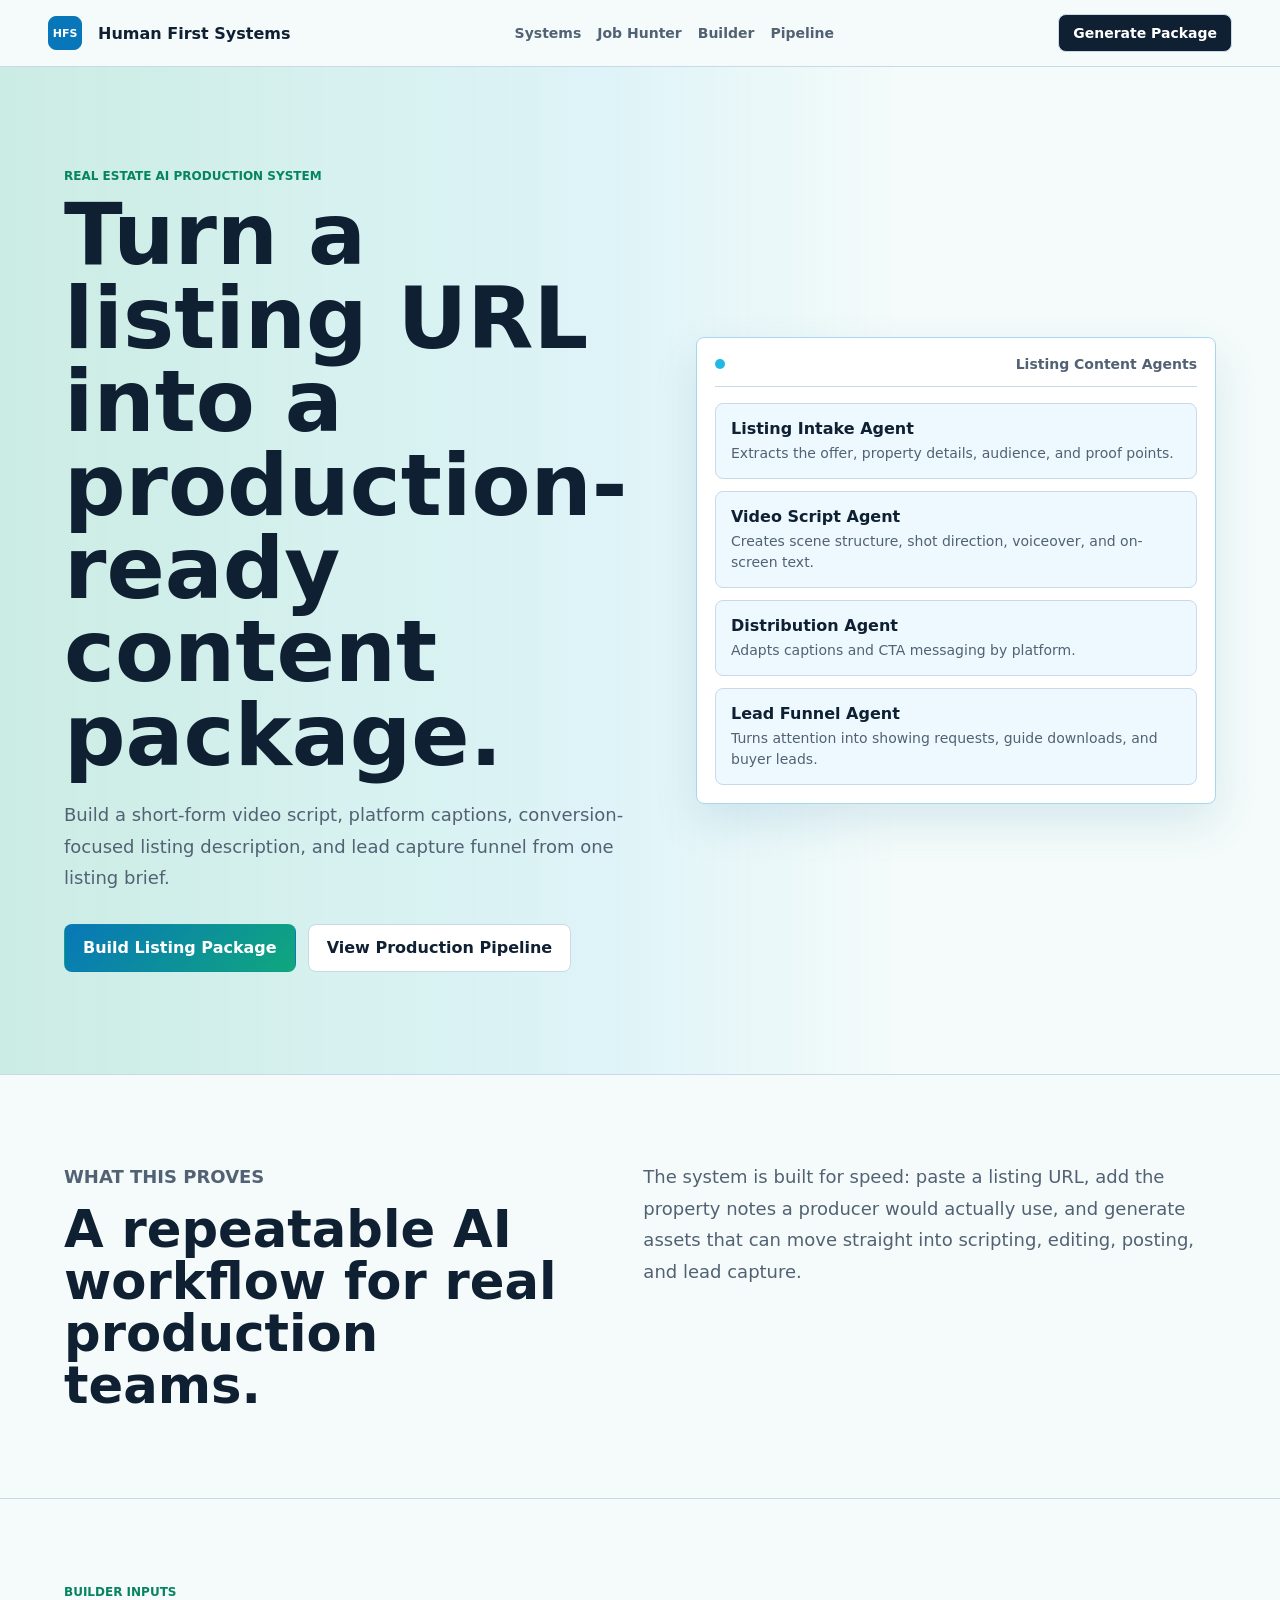
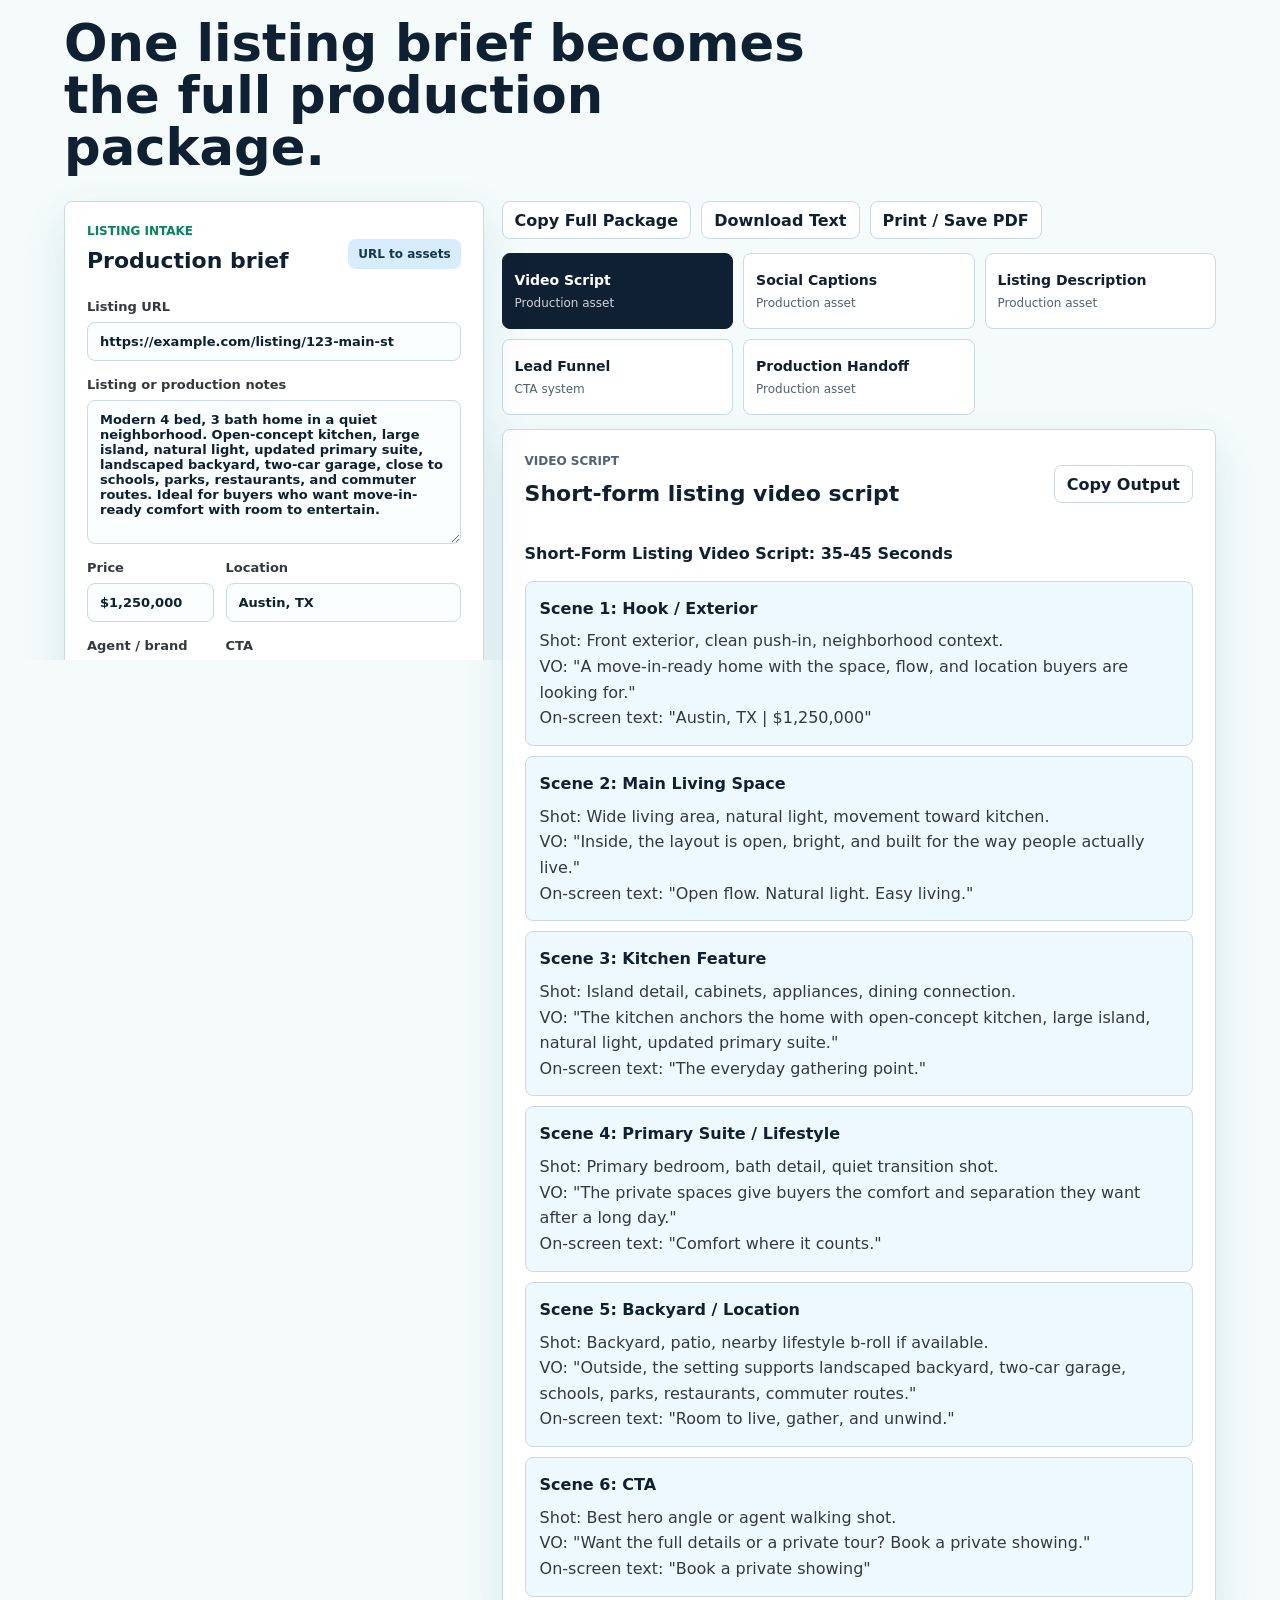
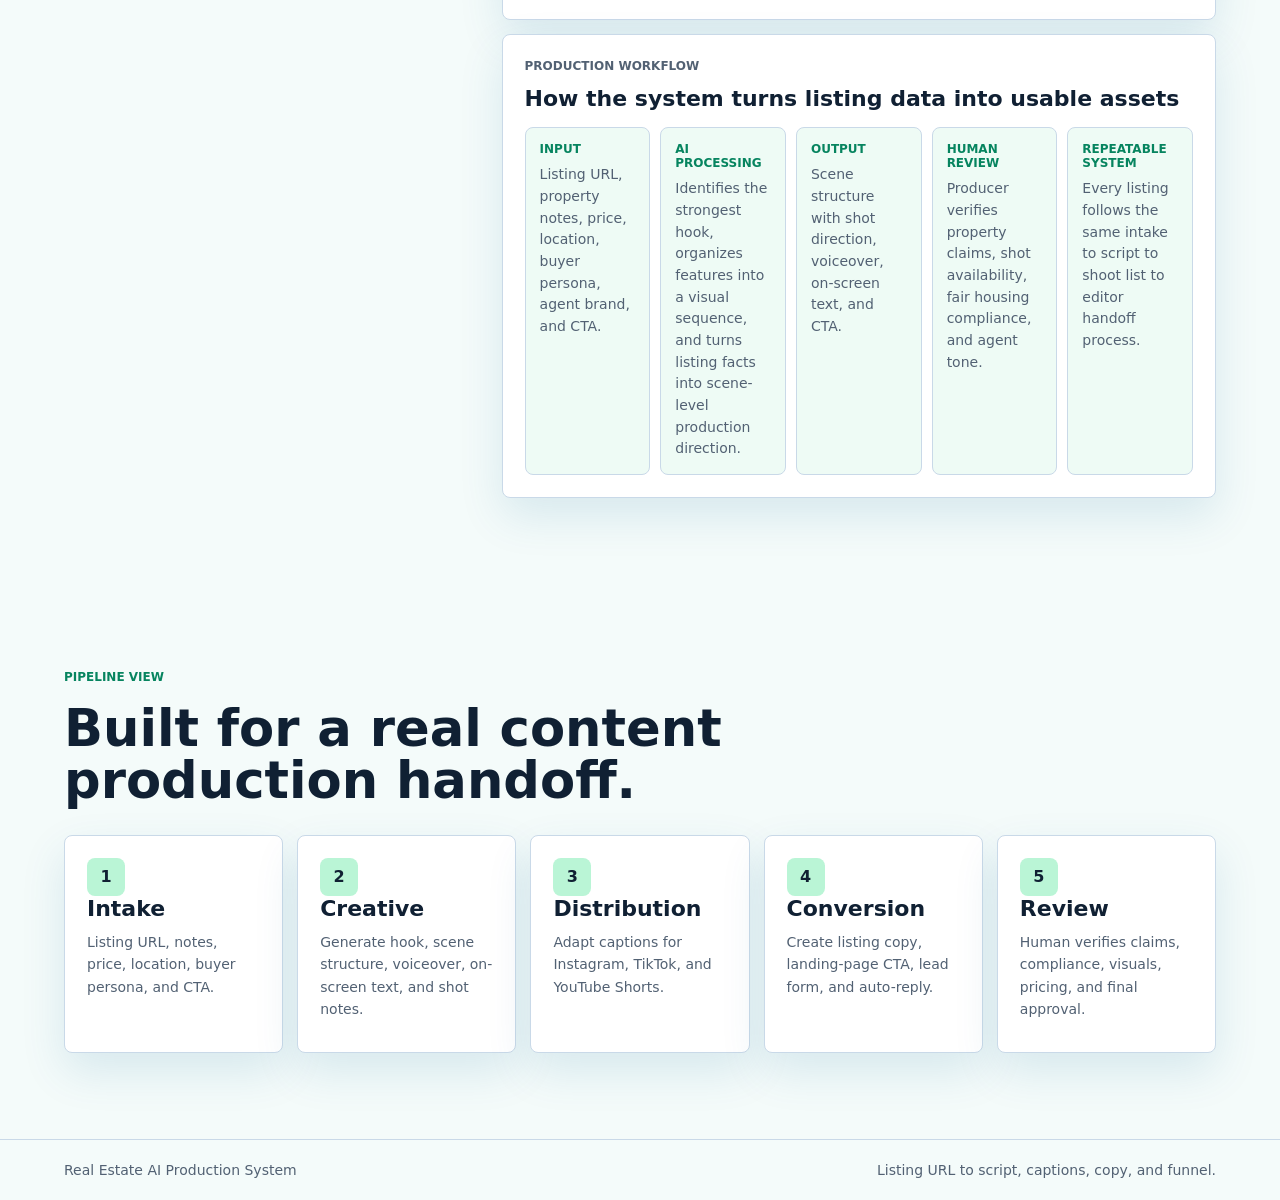
<file: real-estate.html>
<!doctype html>
<html lang="en">
  <head>
    <meta charset="UTF-8" />
    <meta name="viewport" content="width=device-width, initial-scale=1.0" />
    <title>Real Estate AI Production System | Human First Systems</title>
    <meta
      name="description"
      content="An AI workflow that turns a real estate listing URL into short-form video scripts, social captions, listing copy, and lead capture funnel messaging."
    />
    <link rel="stylesheet" href="styles.css" />
  </head>
  <body>
    <header class="topbar">
      <a class="brand" href="index.html" aria-label="Human First Systems home">
        <span class="brand-mark">HFS</span>
        <span>Human First Systems</span>
      </a>
      <nav aria-label="Primary navigation">
        <a href="index.html">Systems</a>
        <a href="job-hunter.html">Job Hunter</a>
        <a href="#builder">Builder</a>
        <a href="#pipeline">Pipeline</a>
      </nav>
      <a class="nav-cta" href="#outputs">Generate Package</a>
    </header>

    <main id="top">
      <section class="hero real-estate-hero">
        <div class="hero-copy">
          <p class="eyebrow">Real Estate AI Production System</p>
          <h1>Turn a listing URL into a production-ready content package.</h1>
          <p class="hero-text">
            Build a short-form video script, platform captions, conversion-focused listing description, and lead capture funnel from one listing brief.
          </p>
          <div class="hero-actions">
            <a class="button primary" href="#builder">Build Listing Package</a>
            <a class="button secondary" href="#pipeline">View Production Pipeline</a>
          </div>
        </div>

        <div class="hero-panel" aria-label="Listing workflow snapshot">
          <div class="panel-header">
            <span class="status-dot"></span>
            <span>Listing Content Agents</span>
          </div>
          <div class="agent-stack-preview">
            <div>
              <strong>Listing Intake Agent</strong>
              <span>Extracts the offer, property details, audience, and proof points.</span>
            </div>
            <div>
              <strong>Video Script Agent</strong>
              <span>Creates scene structure, shot direction, voiceover, and on-screen text.</span>
            </div>
            <div>
              <strong>Distribution Agent</strong>
              <span>Adapts captions and CTA messaging by platform.</span>
            </div>
            <div>
              <strong>Lead Funnel Agent</strong>
              <span>Turns attention into showing requests, guide downloads, and buyer leads.</span>
            </div>
          </div>
        </div>
      </section>

      <section class="section intro-grid">
        <div>
          <p class="eyebrow">What this proves</p>
          <h2>A repeatable AI workflow for real production teams.</h2>
        </div>
        <p>
          The system is built for speed: paste a listing URL, add the property notes a producer would actually use, and generate assets that can move straight into scripting, editing, posting, and lead capture.
        </p>
      </section>

      <section class="section" id="builder">
        <div class="section-heading">
          <p class="eyebrow">Builder inputs</p>
          <h2>One listing brief becomes the full production package.</h2>
        </div>

        <div class="workspace real-estate-workspace">
          <form class="intake-card" id="listingForm">
            <div class="card-title-row">
              <div>
                <p class="eyebrow">Listing intake</p>
                <h3>Production brief</h3>
              </div>
              <span class="small-badge">URL to assets</span>
            </div>

            <label>
              Listing URL
              <input name="listingUrl" value="https://example.com/listing/123-main-st" />
            </label>
            <label>
              Listing or production notes
              <textarea name="listingNotes" rows="8">Modern 4 bed, 3 bath home in a quiet neighborhood. Open-concept kitchen, large island, natural light, updated primary suite, landscaped backyard, two-car garage, close to schools, parks, restaurants, and commuter routes. Ideal for buyers who want move-in-ready comfort with room to entertain.</textarea>
            </label>
            <div class="field-row">
              <label>
                Price
                <input name="price" value="$1,250,000" />
              </label>
              <label>
                Location
                <input name="location" value="Austin, TX" />
              </label>
            </div>
            <div class="field-row">
              <label>
                Agent / brand
                <input name="agentName" value="The Listing Team" />
              </label>
              <label>
                CTA
                <select name="cta">
                  <option>Book a private showing</option>
                  <option>Request the full listing packet</option>
                  <option>DM for price and details</option>
                  <option>Join the open house list</option>
                </select>
              </label>
            </div>
            <label>
              Buyer persona
              <select name="buyerPersona">
                <option>Move-up family buyer</option>
                <option>First-time buyer</option>
                <option>Luxury buyer</option>
                <option>Investor</option>
                <option>Relocation buyer</option>
              </select>
            </label>
            <button class="button primary full" type="submit">Generate Listing Content Package</button>
          </form>

          <section class="plan output-panel" id="outputs" aria-live="polite">
            <div class="action-row">
              <button class="button secondary copy-button" type="button" id="copyListingPack">Copy Full Package</button>
              <button class="button secondary copy-button" type="button" id="downloadListingPack">Download Text</button>
              <button class="button secondary copy-button" type="button" id="printListingPack">Print / Save PDF</button>
            </div>
            <div class="module-tabs" id="listingTabs"></div>
            <article class="result-card output-card">
              <div class="card-title-row">
                <div>
                  <p class="eyebrow" id="listingEyebrow">Video script</p>
                  <h3 id="listingTitle">Short-form listing video script</h3>
                </div>
                <button class="button secondary copy-button" type="button" id="copyListingOutput">Copy Output</button>
              </div>
              <div class="output-text" id="listingOutput"></div>
            </article>
            <article class="result-card">
              <p class="eyebrow">Production workflow</p>
              <h3>How the system turns listing data into usable assets</h3>
              <div class="workflow-breakdown" id="listingWorkflow"></div>
            </article>
          </section>
        </div>
      </section>

      <section class="section" id="pipeline">
        <div class="section-heading">
          <p class="eyebrow">Pipeline view</p>
          <h2>Built for a real content production handoff.</h2>
        </div>
        <div class="proof-grid pipeline-grid" id="pipelineCards"></div>
      </section>
    </main>

    <footer>
      <span>Real Estate AI Production System</span>
      <span>Listing URL to script, captions, copy, and funnel.</span>
    </footer>

    <script src="real-estate.js"></script>
  </body>
</html>
</file>
<file: styles.css>
:root {
  --ink: #102033;
  --muted: #526173;
  --line: #c9d9e8;
  --paper: #f4fbfa;
  --white: #ffffff;
  --sage: #d6f4e7;
  --blue: #d8ecff;
  --clay: #c7f0ff;
  --gold: #baf5d6;
  --green: #06845f;
  --button: #0877b9;
  --button-dark: #075f92;
  --teal: #10a77d;
  --cyan: #23b7e5;
  --shadow: 0 18px 45px rgba(7, 95, 146, 0.12);
}

* {
  box-sizing: border-box;
}

html {
  scroll-behavior: smooth;
}

body {
  margin: 0;
  background: var(--paper);
  color: var(--ink);
  font-family:
    Inter, ui-sans-serif, system-ui, -apple-system, BlinkMacSystemFont, "Segoe UI",
    sans-serif;
}

a {
  color: inherit;
  text-decoration: none;
}

button,
textarea,
input,
select {
  font: inherit;
}

.topbar {
  position: sticky;
  top: 0;
  z-index: 20;
  display: flex;
  align-items: center;
  justify-content: space-between;
  gap: 24px;
  border-bottom: 1px solid var(--line);
  background: rgba(244, 251, 250, 0.94);
  padding: 14px clamp(18px, 4vw, 48px);
  backdrop-filter: blur(14px);
}

.brand,
nav {
  display: flex;
  align-items: center;
  gap: 16px;
}

.brand {
  min-width: max-content;
  font-weight: 760;
}

.brand-mark {
  display: grid;
  height: 34px;
  width: 34px;
  place-items: center;
  border: 1px solid var(--button);
  border-radius: 8px;
  background: var(--button);
  color: var(--white);
  font-size: 11px;
  letter-spacing: 0;
}

nav a,
.nav-cta {
  color: var(--muted);
  font-size: 14px;
  font-weight: 650;
}

.nav-cta {
  border: 1px solid var(--line);
  border-radius: 8px;
  background: var(--ink);
  padding: 10px 14px;
  color: var(--white);
}

.hero {
  display: grid;
  grid-template-columns: minmax(0, 1fr) minmax(360px, 520px);
  gap: clamp(30px, 5vw, 76px);
  align-items: center;
  min-height: calc(100vh - 64px);
  padding: clamp(52px, 8vw, 112px) clamp(18px, 5vw, 72px);
  border-bottom: 1px solid var(--line);
  background:
    linear-gradient(90deg, rgba(35, 183, 229, 0.16), rgba(16, 167, 125, 0.12) 42%, rgba(244, 251, 250, 0) 72%),
    var(--paper);
}

.hero-copy {
  max-width: 760px;
}

.eyebrow {
  margin: 0 0 10px;
  color: var(--green);
  font-size: 12px;
  font-weight: 800;
  letter-spacing: 0;
  text-transform: uppercase;
}

h1,
h2,
h3,
p {
  margin-top: 0;
}

h1 {
  margin-bottom: 22px;
  font-size: clamp(44px, 7vw, 86px);
  line-height: 0.97;
  letter-spacing: 0;
}

h2 {
  margin-bottom: 0;
  font-size: clamp(30px, 4vw, 54px);
  line-height: 1.02;
  letter-spacing: 0;
}

h3 {
  margin-bottom: 10px;
  font-size: 22px;
  line-height: 1.15;
  letter-spacing: 0;
}

.hero-text,
.intro-grid p,
.pilot p {
  max-width: 760px;
  color: var(--muted);
  font-size: 18px;
  line-height: 1.75;
}

.hero-actions {
  display: flex;
  flex-wrap: wrap;
  gap: 12px;
  margin-top: 30px;
}

.cred-strip {
  display: flex;
  flex-wrap: wrap;
  gap: 9px;
  margin-top: 22px;
}

.cred-strip span {
  border: 1px solid var(--line);
  border-radius: 8px;
  background: #e9f9f8;
  color: #12384b;
  font-size: 13px;
  font-weight: 800;
  padding: 9px 11px;
}

.button {
  display: inline-flex;
  min-height: 48px;
  align-items: center;
  justify-content: center;
  border: 1px solid transparent;
  border-radius: 8px;
  padding: 12px 18px;
  cursor: pointer;
  font-weight: 780;
  transition:
    transform 180ms ease,
    background 180ms ease,
    border-color 180ms ease;
}

.button:hover {
  transform: translateY(-1px);
}

.button.primary {
  background: linear-gradient(135deg, var(--button), var(--teal));
  color: var(--white);
}

.button.primary:hover {
  background: linear-gradient(135deg, var(--button-dark), #078767);
}

.button.secondary {
  border-color: var(--line);
  background: var(--white);
  color: var(--ink);
}

.button.full {
  width: 100%;
}

.hero-panel,
.system-card,
.intake-card,
.result-card,
.pilot-card {
  border: 1px solid var(--line);
  border-radius: 8px;
  background: var(--white);
  box-shadow: var(--shadow);
}

.hero-panel {
  border-color: #a8d8ef;
}

.hero-panel {
  padding: 18px;
}

.panel-header,
.card-title-row,
.price-row {
  display: flex;
  align-items: center;
  justify-content: space-between;
  gap: 14px;
}

.panel-header {
  border-bottom: 1px solid var(--line);
  padding-bottom: 14px;
  color: var(--muted);
  font-size: 14px;
  font-weight: 760;
}

.status-dot {
  display: inline-block;
  height: 10px;
  width: 10px;
  border-radius: 50%;
  background: var(--cyan);
}

.conversation {
  display: grid;
  gap: 14px;
  padding: 20px 0;
}

.message {
  border-radius: 8px;
  padding: 14px;
}

.message span {
  color: var(--muted);
  font-size: 12px;
  font-weight: 780;
}

.message p {
  margin: 6px 0 0;
  line-height: 1.5;
}

.message.inbound {
  margin-right: 38px;
  background: var(--sage);
}

.message.outbound {
  margin-left: 38px;
  background: var(--blue);
}

.metrics {
  display: grid;
  grid-template-columns: repeat(3, 1fr);
  gap: 10px;
}

.metrics div {
  border: 1px solid var(--line);
  border-radius: 8px;
  padding: 12px;
}

.metrics strong,
.metrics span {
  display: block;
}

.metrics strong {
  font-size: 19px;
}

.metrics span {
  margin-top: 4px;
  color: var(--muted);
  font-size: 12px;
}

.section {
  padding: clamp(46px, 7vw, 86px) clamp(18px, 5vw, 72px);
}

.intro-grid,
.pilot {
  display: grid;
  grid-template-columns: minmax(0, 0.9fr) minmax(320px, 1fr);
  gap: clamp(28px, 5vw, 80px);
  align-items: start;
  border-bottom: 1px solid var(--line);
}

.section-heading {
  display: grid;
  gap: 8px;
  max-width: 780px;
  margin-bottom: 28px;
}

.section-heading.compact {
  margin-bottom: 22px;
}

.system-grid {
  display: grid;
  grid-template-columns: repeat(3, minmax(0, 1fr));
  gap: 16px;
}

.system-card {
  padding: 22px;
}

.system-card:hover,
.pricing-card:hover {
  border-color: #8ad8c0;
  transform: translateY(-2px);
  transition:
    border-color 180ms ease,
    transform 180ms ease;
}

.system-card p,
.result-card p,
.system-card li,
.result-card li,
.roadmap-card p {
  color: var(--muted);
  line-height: 1.6;
}

.icon {
  display: grid;
  height: 38px;
  width: 38px;
  place-items: center;
  border-radius: 8px;
  background: var(--gold);
  font-weight: 850;
}

.example-tabs {
  display: grid;
  grid-template-columns: repeat(5, minmax(0, 1fr));
  gap: 10px;
  margin-bottom: 16px;
}

.example-tab {
  min-height: 76px;
  border: 1px solid var(--line);
  border-radius: 8px;
  background: var(--white);
  color: var(--ink);
  cursor: pointer;
  padding: 12px;
  text-align: left;
}

.example-tab strong,
.example-tab span {
  display: block;
}

.example-tab strong {
  font-size: 14px;
  line-height: 1.25;
}

.example-tab span {
  margin-top: 6px;
  color: var(--muted);
  font-size: 12px;
}

.example-tab.active {
  border-color: var(--ink);
  background: var(--ink);
  color: var(--white);
}

.example-tab.active span {
  color: #cdd3db;
}

.workspace {
  display: grid;
  grid-template-columns: minmax(320px, 0.78fr) minmax(0, 1.22fr);
  gap: 18px;
  align-items: start;
}

.intake-card,
.result-card,
.pilot-card {
  padding: 22px;
}

.intake-card {
  position: sticky;
  top: 82px;
}

.small-badge,
.impact-pill {
  border-radius: 8px;
  padding: 8px 10px;
  font-size: 12px;
  font-weight: 800;
  white-space: nowrap;
}

.small-badge {
  background: var(--blue);
  color: #12384b;
}

.impact-pill {
  background: var(--sage);
  color: #0b513f;
}

label {
  display: grid;
  gap: 8px;
  margin-top: 16px;
  color: #343840;
  font-size: 13px;
  font-weight: 760;
}

textarea,
input,
select {
  width: 100%;
  border: 1px solid var(--line);
  border-radius: 8px;
  background: #fbfeff;
  color: var(--ink);
  outline: 0;
  padding: 11px 12px;
  resize: vertical;
}

textarea:focus,
input:focus,
select:focus {
  border-color: var(--button);
  box-shadow: 0 0 0 4px rgba(8, 119, 185, 0.14);
}

.field-row {
  display: grid;
  grid-template-columns: 0.7fr 1.3fr;
  gap: 12px;
}

.intake-card .button {
  margin-top: 18px;
}

.plan {
  display: grid;
  gap: 16px;
}

.agent-grid {
  display: grid;
  grid-template-columns: repeat(2, minmax(0, 1fr));
  gap: 12px;
  margin-top: 16px;
}

.agent-card {
  border: 1px solid var(--line);
  border-radius: 8px;
  background: #fbfeff;
  padding: 16px;
}

.agent-card h4 {
  margin: 0 0 8px;
  font-size: 16px;
}

.workflow-map {
  display: grid;
  grid-template-columns: repeat(6, minmax(0, 1fr));
  gap: 8px;
  margin-top: 18px;
}

.map-step {
  min-height: 74px;
  border: 1px solid var(--line);
  border-radius: 8px;
  background: #ecf8ff;
  padding: 12px;
}

.map-step span {
  display: block;
  color: var(--muted);
  font-size: 12px;
  font-weight: 800;
}

.map-step strong {
  display: block;
  margin-top: 6px;
  font-size: 14px;
  line-height: 1.2;
}

.split-results {
  display: grid;
  grid-template-columns: 1fr 1fr;
  gap: 16px;
}

.check-list {
  display: grid;
  gap: 11px;
  margin: 16px 0 0;
  padding: 0;
  list-style: none;
}

.check-list li {
  position: relative;
  padding-left: 25px;
}

.check-list li::before {
  position: absolute;
  left: 0;
  top: 2px;
  display: block;
  height: 16px;
  width: 16px;
  border-radius: 50%;
  background: linear-gradient(135deg, var(--green), var(--cyan));
  box-shadow: inset 0 0 0 4px var(--white);
  content: "";
}

.roadmap {
  display: grid;
  grid-template-columns: repeat(4, minmax(0, 1fr));
  gap: 10px;
  margin-top: 16px;
}

.roadmap-card {
  border: 1px solid var(--line);
  border-radius: 8px;
  background: #eefbf5;
  padding: 14px;
}

.roadmap-card span {
  color: var(--green);
  font-size: 12px;
  font-weight: 850;
  text-transform: uppercase;
}

.pilot {
  align-items: center;
  border-top: 1px solid var(--line);
}

.pilot-card {
  background: linear-gradient(135deg, #102033, #064d74);
  color: var(--white);
}

.pilot-card li {
  color: #d8dde4;
}

.price-row {
  margin: 24px 0 16px;
}

.price-row span {
  border: 1px solid rgba(255, 255, 255, 0.22);
  border-radius: 8px;
  padding: 10px;
  color: #f6f3ed;
  font-size: 14px;
  font-weight: 800;
}

footer {
  display: flex;
  justify-content: space-between;
  gap: 18px;
  border-top: 1px solid var(--line);
  padding: 22px clamp(18px, 5vw, 72px);
  color: var(--muted);
  font-size: 14px;
}

.job-hero {
  background:
    linear-gradient(90deg, rgba(35, 183, 229, 0.2), rgba(244, 251, 250, 0) 54%),
    var(--paper);
}

.real-estate-hero {
  background:
    linear-gradient(90deg, rgba(16, 167, 125, 0.18), rgba(35, 183, 229, 0.1) 48%, rgba(244, 251, 250, 0) 70%),
    var(--paper);
}

.revenue-hero {
  background:
    linear-gradient(90deg, rgba(8, 119, 185, 0.18), rgba(16, 167, 125, 0.14) 48%, rgba(244, 251, 250, 0) 70%),
    var(--paper);
}

.sales-hero {
  background:
    linear-gradient(90deg, rgba(35, 183, 229, 0.18), rgba(16, 167, 125, 0.16) 48%, rgba(244, 251, 250, 0) 72%),
    var(--paper);
}

.agent-stack-preview {
  display: grid;
  gap: 12px;
  padding-top: 16px;
}

.agent-stack-preview div {
  border: 1px solid var(--line);
  border-radius: 8px;
  background: #eef9ff;
  padding: 15px;
}

.agent-stack-preview strong,
.agent-stack-preview span {
  display: block;
}

.agent-stack-preview strong {
  font-size: 16px;
}

.agent-stack-preview span {
  margin-top: 5px;
  color: var(--muted);
  font-size: 14px;
  line-height: 1.45;
}

.job-workspace {
  grid-template-columns: minmax(320px, 0.72fr) minmax(0, 1.28fr);
}

.real-estate-workspace {
  grid-template-columns: minmax(320px, 0.74fr) minmax(0, 1.26fr);
}

.revenue-workspace {
  grid-template-columns: minmax(320px, 0.72fr) minmax(0, 1.28fr);
}

.module-tabs {
  display: grid;
  grid-template-columns: repeat(3, minmax(0, 1fr));
  gap: 10px;
}

.action-row {
  display: flex;
  flex-wrap: wrap;
  gap: 10px;
}

.output-panel {
  gap: 14px;
}

.output-card {
  min-height: 420px;
}

.copy-button {
  min-height: 38px;
  padding: 8px 12px;
  white-space: nowrap;
}

.output-text {
  display: grid;
  gap: 14px;
  margin-top: 16px;
  color: var(--ink);
  line-height: 1.62;
}

.output-text h4 {
  margin: 8px 0 0;
  font-size: 16px;
}

.output-text p {
  margin-bottom: 0;
  color: #343840;
}

.output-text ul {
  display: grid;
  gap: 8px;
  margin: 0;
  padding-left: 20px;
  color: #343840;
}

.day-list {
  display: grid;
  gap: 10px;
}

.day-list div {
  border: 1px solid var(--line);
  border-radius: 8px;
  background: #eef9ff;
  padding: 14px;
}

.day-list strong {
  display: block;
  margin-bottom: 5px;
}

.day-list p {
  margin: 0;
}

.workflow-breakdown {
  display: grid;
  grid-template-columns: repeat(5, minmax(0, 1fr));
  gap: 10px;
  margin-top: 16px;
}

.breakdown-card {
  border: 1px solid var(--line);
  border-radius: 8px;
  background: #eefbf5;
  padding: 14px;
}

.breakdown-card span {
  display: block;
  color: var(--green);
  font-size: 12px;
  font-weight: 850;
  text-transform: uppercase;
}

.breakdown-card p {
  margin: 8px 0 0;
  color: var(--muted);
  font-size: 14px;
  line-height: 1.55;
}

.proof-grid {
  display: grid;
  grid-template-columns: repeat(5, minmax(0, 1fr));
  gap: 14px;
}

.proof-card p {
  margin-bottom: 10px;
  font-size: 14px;
}

.sprint-grid {
  display: grid;
  grid-template-columns: minmax(320px, 0.9fr) minmax(320px, 1.1fr);
  gap: 18px;
  align-items: start;
}

.target-form {
  display: grid;
  grid-template-columns: minmax(150px, 1fr) minmax(150px, 0.8fr) auto;
  gap: 10px;
  margin-top: 16px;
}

.target-form input,
.target-form select {
  min-height: 48px;
}

.target-list {
  display: grid;
  gap: 10px;
  margin-top: 16px;
}

.empty-state {
  margin: 0;
  border: 1px dashed var(--line);
  border-radius: 8px;
  color: var(--muted);
  padding: 16px;
}

.target-item {
  display: flex;
  align-items: center;
  justify-content: space-between;
  gap: 12px;
  border: 1px solid var(--line);
  border-radius: 8px;
  background: #eef9ff;
  padding: 12px;
}

.target-item.done {
  opacity: 0.62;
}

.target-check {
  display: flex;
  align-items: center;
  gap: 10px;
  margin: 0;
}

.target-check input {
  width: 18px;
}

.target-check span,
.target-check strong,
.target-check small {
  display: block;
}

.target-check small {
  margin-top: 3px;
  color: var(--muted);
  font-size: 12px;
}

.target-item button {
  border: 1px solid var(--line);
  border-radius: 8px;
  background: var(--white);
  color: var(--muted);
  cursor: pointer;
  padding: 8px 10px;
}

.social-post p {
  border-bottom: 1px solid var(--line);
  margin: 0;
  padding-bottom: 10px;
}

.social-post p:last-child {
  border-bottom: 0;
  padding-bottom: 0;
}

.production-table {
  display: grid;
  gap: 10px;
}

.production-table div {
  border: 1px solid var(--line);
  border-radius: 8px;
  background: #eef9ff;
  padding: 14px;
}

.production-table strong {
  display: block;
  margin-bottom: 7px;
}

.production-table p {
  margin: 0;
}

.pipeline-grid {
  grid-template-columns: repeat(5, minmax(0, 1fr));
}

.revenue-console {
  display: grid;
  gap: 16px;
}

.revenue-metrics,
.kpi-strip {
  display: grid;
  grid-template-columns: repeat(3, minmax(0, 1fr));
  gap: 10px;
}

.kpi-strip {
  grid-template-columns: repeat(4, minmax(0, 1fr));
  margin-top: 16px;
}

.revenue-metrics div,
.kpi-strip div {
  border: 1px solid var(--line);
  border-radius: 8px;
  background: #eef9ff;
  padding: 14px;
}

.revenue-metrics strong,
.revenue-metrics span,
.kpi-strip strong,
.kpi-strip span {
  display: block;
}

.revenue-metrics strong,
.kpi-strip strong {
  font-size: 27px;
  line-height: 1;
}

.revenue-metrics span,
.kpi-strip span {
  margin-top: 7px;
  color: var(--muted);
  font-size: 12px;
  line-height: 1.35;
}

.mini-flow {
  display: grid;
  grid-template-columns: repeat(5, minmax(0, 1fr));
  gap: 8px;
}

.mini-flow span {
  border: 1px solid var(--line);
  border-radius: 8px;
  color: var(--muted);
  font-size: 12px;
  font-weight: 800;
  padding: 10px;
  text-align: center;
}

.operator-note {
  border: 1px solid var(--line);
  border-radius: 8px;
  background: #fbfeff;
  padding: 14px;
}

.operator-note strong,
.operator-note span {
  display: block;
}

.operator-note strong {
  margin-bottom: 6px;
}

.operator-note span {
  color: var(--muted);
  line-height: 1.45;
}

.before-after {
  display: grid;
  grid-template-columns: 1fr 1fr;
  gap: 16px;
}

.after-card {
  background: #eefbf5;
}

.workflow-step-grid {
  display: grid;
  grid-template-columns: repeat(4, minmax(0, 1fr));
  gap: 12px;
  margin-top: 16px;
}

.workflow-step-card {
  border: 1px solid var(--line);
  border-radius: 8px;
  background: #eef9ff;
  padding: 15px;
}

.workflow-step-card span {
  color: var(--green);
  font-size: 12px;
  font-weight: 850;
}

.workflow-step-card h4 {
  margin: 8px 0;
  font-size: 16px;
}

.workflow-step-card p {
  margin: 0;
  color: var(--muted);
  font-size: 14px;
  line-height: 1.5;
}

.operations-grid {
  display: grid;
  grid-template-columns: repeat(2, minmax(0, 1fr));
  gap: 12px;
  margin-top: 16px;
}

.operations-grid > div {
  border: 1px solid var(--line);
  border-radius: 8px;
  background: #eefbf5;
  padding: 15px;
}

.operations-grid h4 {
  margin: 0 0 10px;
}

.operations-grid ul {
  display: grid;
  gap: 7px;
  margin: 0;
  padding-left: 18px;
  color: var(--muted);
}

.operations-grid p,
.impact-note {
  color: var(--muted);
  line-height: 1.6;
}

.proof-layout {
  display: grid;
  grid-template-columns: repeat(3, minmax(0, 1fr));
  gap: 16px;
}

.system-score-grid {
  display: grid;
  grid-template-columns: repeat(3, minmax(0, 1fr));
  gap: 10px;
  margin-top: 16px;
}

.system-score-grid div,
.architecture-strip div {
  border: 1px solid var(--line);
  border-radius: 8px;
  background: #eef9ff;
  padding: 13px;
}

.system-score-grid strong,
.system-score-grid span,
.architecture-strip strong,
.architecture-strip span {
  display: block;
}

.system-score-grid strong {
  font-size: 20px;
  line-height: 1.15;
}

.system-score-grid span,
.architecture-strip span {
  margin-top: 5px;
  color: var(--muted);
  font-size: 12px;
  font-weight: 800;
}

.architecture-strip {
  display: grid;
  grid-template-columns: repeat(6, minmax(0, 1fr));
  gap: 10px;
  margin-top: 16px;
}

.architecture-strip strong {
  margin-top: 7px;
  font-size: 14px;
  line-height: 1.25;
}

.assumption-box {
  border: 1px solid var(--line);
  border-radius: 8px;
  background: #eefbf5;
  margin-top: 16px;
  padding: 15px;
}

.assumption-box h4 {
  margin: 0 0 10px;
}

.assumption-box ul {
  display: grid;
  gap: 8px;
  margin: 0;
  padding-left: 18px;
  color: var(--muted);
}

.operator-proof-band {
  display: grid;
  grid-template-columns: repeat(4, minmax(0, 1fr));
  gap: 12px;
  margin-top: 16px;
}

.operator-proof-band div {
  border: 1px solid var(--line);
  border-radius: 8px;
  background: var(--white);
  box-shadow: var(--shadow);
  padding: 16px;
}

.operator-proof-band strong,
.operator-proof-band span {
  display: block;
}

.operator-proof-band span {
  margin-top: 6px;
  color: var(--muted);
  font-size: 13px;
  line-height: 1.4;
}

.offer-grid {
  grid-template-columns: repeat(3, minmax(0, 1fr));
}

.sales-flow {
  display: grid;
  gap: 10px;
}

.sales-flow div {
  border: 1px solid var(--line);
  border-radius: 8px;
  background: var(--paper);
  padding: 14px;
}

.sales-flow span,
.sales-flow strong,
.sales-flow p {
  display: block;
}

.sales-flow span {
  color: var(--green);
  font-size: 12px;
  font-weight: 850;
}

.sales-flow strong {
  margin-top: 6px;
}

.sales-flow p {
  margin: 6px 0 0;
  color: var(--muted);
  font-size: 14px;
  line-height: 1.45;
}

.sales-architecture {
  margin-top: 18px;
}

.pricing-grid {
  display: grid;
  grid-template-columns: repeat(3, minmax(0, 1fr));
  gap: 16px;
}

.pricing-card {
  border: 1px solid var(--line);
  border-radius: 8px;
  background: var(--white);
  box-shadow: var(--shadow);
  padding: 22px;
}

.pricing-card.featured {
  background: linear-gradient(180deg, #eefbf5, #ffffff);
  border-color: #77d7b0;
}

.price {
  display: block;
  font-size: 28px;
  letter-spacing: 0;
  line-height: 1.05;
  margin: 12px 0;
}

.pricing-card p {
  color: var(--muted);
  line-height: 1.6;
}

.demo-button {
  margin-top: 10px;
}

@media (max-width: 1040px) {
  .hero,
  .intro-grid,
  .pilot,
  .workspace {
    grid-template-columns: 1fr;
  }

  .hero {
    min-height: auto;
  }

  .hero-panel {
    max-width: 640px;
  }

  .system-grid,
  .example-tabs {
    grid-template-columns: repeat(2, minmax(0, 1fr));
  }

  .intake-card {
    position: static;
  }

  .workflow-map,
  .roadmap,
  .workflow-breakdown,
  .proof-grid,
  .pipeline-grid,
  .workflow-step-grid,
  .operations-grid,
  .proof-layout,
  .operator-proof-band,
  .architecture-strip,
  .offer-grid,
  .pricing-grid,
  .sprint-grid {
    grid-template-columns: repeat(3, minmax(0, 1fr));
  }

  .operations-grid {
    grid-template-columns: repeat(2, minmax(0, 1fr));
  }

  .sprint-grid {
    grid-template-columns: 1fr;
  }
}

@media (max-width: 720px) {
  .topbar {
    align-items: flex-start;
    flex-direction: column;
  }

  nav {
    width: 100%;
    justify-content: space-between;
  }

  .nav-cta {
    display: none;
  }

  h1 {
    font-size: 42px;
  }

  .metrics,
  .system-grid,
  .example-tabs,
  .agent-grid,
  .split-results,
  .workflow-map,
  .roadmap,
  .field-row,
  .module-tabs,
  .workflow-breakdown,
  .proof-grid,
  .pipeline-grid,
  .workflow-step-grid,
  .operations-grid,
  .proof-layout,
  .operator-proof-band,
  .architecture-strip,
  .system-score-grid,
  .offer-grid,
  .pricing-grid,
  .before-after,
  .kpi-strip,
  .revenue-metrics,
  .mini-flow,
  .target-form {
    grid-template-columns: 1fr;
  }

  .message.inbound,
  .message.outbound {
    margin-left: 0;
    margin-right: 0;
  }

  .card-title-row,
  .price-row,
  footer {
    align-items: flex-start;
    flex-direction: column;
  }

  .small-badge,
  .impact-pill {
    white-space: normal;
  }
}

@media print {
  .topbar,
  .hero,
  .intro-grid,
  .intake-card,
  .module-tabs,
  .action-row,
  #sprint,
  #workflows,
  .pilot,
  footer {
    display: none;
  }

  body {
    background: var(--white);
  }

  .section,
  .workspace,
  .job-workspace {
    display: block;
    padding: 0;
  }

  .result-card,
  .output-card {
    box-shadow: none;
    border: 0;
    break-inside: avoid;
  }

  .workflow-breakdown {
    grid-template-columns: 1fr;
  }
}

/* Human First Systems landing page */
.hfs-page {
  --hfs-bg: #fbfaf7;
  --hfs-surface: #ffffff;
  --hfs-surface-soft: #f4f6f7;
  --hfs-charcoal: #1d252c;
  --hfs-muted: #66727e;
  --hfs-line: #dfe5e8;
  --hfs-steel: #8c9aa6;
  --hfs-slate: #415d78;
  --hfs-slate-dark: #263f59;
  --hfs-forest: #2f7d67;
  --hfs-shadow: 0 18px 50px rgba(29, 37, 44, 0.08);
  --hfs-soft-shadow: 0 10px 30px rgba(29, 37, 44, 0.06);
  background:
    linear-gradient(180deg, #fbfaf7 0%, #f7f8f7 44%, #fbfaf7 100%);
  color: var(--hfs-charcoal);
  font-family:
    Inter, ui-sans-serif, system-ui, -apple-system, BlinkMacSystemFont, "Segoe UI",
    sans-serif;
}

.hfs-page h1,
.hfs-page h2,
.hfs-page h3,
.hfs-page p {
  margin-top: 0;
}

.hfs-header {
  align-items: center;
  backdrop-filter: blur(18px);
  background: rgba(251, 250, 247, 0.88);
  border-bottom: 1px solid rgba(223, 229, 232, 0.78);
  display: flex;
  gap: 24px;
  justify-content: space-between;
  padding: 14px clamp(18px, 5vw, 72px);
  position: sticky;
  top: 0;
  z-index: 20;
}

.hfs-logo {
  align-items: center;
  color: var(--hfs-charcoal);
  display: inline-flex;
  gap: 10px;
  font-size: 14px;
  font-weight: 760;
  letter-spacing: 0;
  min-width: max-content;
}

.hfs-logo-mark {
  align-items: center;
  background: #eef2f4;
  border: 1px solid var(--hfs-line);
  border-radius: 8px;
  color: var(--hfs-slate-dark);
  display: inline-flex;
  font-size: 11px;
  font-weight: 850;
  height: 32px;
  justify-content: center;
  width: 38px;
}

.hfs-nav,
.hfs-footer nav {
  align-items: center;
  display: flex;
  gap: 18px;
}

.hfs-nav a,
.hfs-footer a {
  color: var(--hfs-muted);
  font-size: 14px;
  font-weight: 650;
  transition: color 160ms ease;
}

.hfs-nav a:hover,
.hfs-footer a:hover {
  color: var(--hfs-charcoal);
}

.hfs-header-cta,
.hfs-button {
  align-items: center;
  border-radius: 10px;
  display: inline-flex;
  font-weight: 760;
  justify-content: center;
  transition:
    transform 180ms ease,
    box-shadow 180ms ease,
    border-color 180ms ease,
    background 180ms ease;
}

.hfs-header-cta {
  background: var(--hfs-charcoal);
  color: var(--hfs-surface);
  font-size: 14px;
  min-height: 42px;
  padding: 10px 14px;
}

.hfs-button {
  min-height: 48px;
  padding: 12px 18px;
}

.hfs-header-cta:hover,
.hfs-button:hover {
  transform: translateY(-1px);
}

.hfs-button-primary {
  background: var(--hfs-charcoal);
  box-shadow: 0 14px 34px rgba(29, 37, 44, 0.16);
  color: var(--hfs-surface);
}

.hfs-button-primary:hover {
  background: #11171c;
}

.hfs-button-secondary {
  background: rgba(255, 255, 255, 0.72);
  border: 1px solid var(--hfs-line);
  color: var(--hfs-charcoal);
}

.hfs-button-secondary:hover {
  border-color: #cbd4d9;
  box-shadow: var(--hfs-soft-shadow);
}

.hfs-hero {
  align-items: center;
  display: grid;
  gap: clamp(34px, 6vw, 86px);
  grid-template-columns: minmax(0, 1.02fr) minmax(380px, 0.98fr);
  min-height: calc(100vh - 70px);
  padding: clamp(62px, 9vw, 118px) clamp(18px, 5vw, 72px);
}

.hfs-hero-copy {
  max-width: 780px;
}

.hfs-eyebrow {
  color: var(--hfs-forest);
  font-size: 12px;
  font-weight: 820;
  letter-spacing: 0;
  margin: 0 0 14px;
  text-transform: uppercase;
}

.hfs-hero h1 {
  color: var(--hfs-charcoal);
  font-size: clamp(48px, 7vw, 86px);
  letter-spacing: 0;
  line-height: 0.98;
  margin: 0 0 24px;
  max-width: 850px;
}

.hfs-subhead {
  color: var(--hfs-muted);
  font-size: clamp(17px, 1.5vw, 20px);
  line-height: 1.72;
  margin: 0;
  max-width: 730px;
}

.hfs-actions {
  display: flex;
  flex-wrap: wrap;
  gap: 12px;
  margin-top: 32px;
}

.hfs-workflow-console,
.hfs-card,
.hfs-offer-card,
.hfs-demo-band,
.hfs-final-cta {
  background: rgba(255, 255, 255, 0.86);
  border: 1px solid var(--hfs-line);
  box-shadow: var(--hfs-shadow);
}

.hfs-workflow-console {
  border-radius: 24px;
  overflow: hidden;
}

.hfs-console-top {
  align-items: center;
  background:
    linear-gradient(180deg, rgba(244, 246, 247, 0.92), rgba(255, 255, 255, 0.92));
  border-bottom: 1px solid var(--hfs-line);
  display: flex;
  justify-content: space-between;
  padding: 18px 20px;
}

.hfs-console-top span,
.hfs-console-top strong,
.hfs-console-top small,
.hfs-flow-rail span,
.hfs-flow-rail strong,
.hfs-flow-rail p,
.hfs-console-metrics strong,
.hfs-console-metrics span {
  display: block;
}

.hfs-console-top span {
  color: var(--hfs-muted);
  font-size: 13px;
  font-weight: 650;
}

.hfs-console-top strong {
  color: var(--hfs-charcoal);
  font-size: 16px;
  margin-top: 3px;
}

.hfs-console-top small {
  background: #edf6f2;
  border: 1px solid #cde5dc;
  border-radius: 999px;
  color: var(--hfs-forest);
  font-size: 12px;
  font-weight: 760;
  padding: 7px 10px;
}

.hfs-flow-rail {
  display: grid;
  gap: 0;
  padding: 12px;
  position: relative;
}

.hfs-flow-rail::before {
  background: linear-gradient(180deg, #cfd9df, #e8eeef);
  content: "";
  height: calc(100% - 56px);
  left: 30px;
  position: absolute;
  top: 28px;
  width: 1px;
}

.hfs-flow-rail article {
  background: var(--hfs-surface);
  border: 1px solid transparent;
  border-radius: 16px;
  display: grid;
  gap: 4px;
  margin-left: 30px;
  padding: 14px 16px;
  position: relative;
  transition:
    border-color 180ms ease,
    background 180ms ease,
    transform 180ms ease;
}

.hfs-flow-rail article + article {
  margin-top: 6px;
}

.hfs-flow-rail article::before {
  background: var(--hfs-surface);
  border: 1px solid #cad4da;
  border-radius: 999px;
  content: "";
  height: 9px;
  left: -17px;
  position: absolute;
  top: 22px;
  width: 9px;
  z-index: 1;
}

.hfs-flow-rail article:hover {
  background: #f8faf9;
  border-color: var(--hfs-line);
  transform: translateX(2px);
}

.hfs-flow-rail span {
  color: var(--hfs-slate);
  font-size: 11px;
  font-weight: 820;
}

.hfs-flow-rail strong {
  color: var(--hfs-charcoal);
  font-size: 15px;
}

.hfs-flow-rail p {
  color: var(--hfs-muted);
  font-size: 13px;
  line-height: 1.45;
  margin: 0;
}

.hfs-console-metrics {
  border-top: 1px solid var(--hfs-line);
  display: grid;
  grid-template-columns: repeat(3, 1fr);
}

.hfs-console-metrics div {
  padding: 16px;
}

.hfs-console-metrics div + div {
  border-left: 1px solid var(--hfs-line);
}

.hfs-console-metrics strong {
  color: var(--hfs-charcoal);
  font-size: 22px;
  line-height: 1;
}

.hfs-console-metrics span {
  color: var(--hfs-muted);
  font-size: 12px;
  line-height: 1.35;
  margin-top: 6px;
}

.hfs-section {
  padding: clamp(54px, 7vw, 98px) clamp(18px, 5vw, 72px);
}

.hfs-problem {
  border-top: 1px solid var(--hfs-line);
}

.hfs-section-heading {
  max-width: 900px;
  margin-bottom: 28px;
}

.hfs-section-heading h2,
.hfs-demo-band h2,
.hfs-final-cta h2 {
  color: var(--hfs-charcoal);
  font-size: clamp(32px, 4.2vw, 58px);
  letter-spacing: 0;
  line-height: 1.04;
  margin: 0;
}

.hfs-card p,
.hfs-demo-band p,
.hfs-final-cta p {
  color: var(--hfs-muted);
  line-height: 1.65;
}

.hfs-pain-grid,
.hfs-install-grid,
.hfs-results-grid,
.hfs-offer-grid {
  display: grid;
  gap: 16px;
  grid-template-columns: repeat(3, minmax(0, 1fr));
}

.hfs-install-grid {
  grid-template-columns: repeat(6, minmax(0, 1fr));
}

.hfs-install-grid .hfs-card {
  grid-column: span 2;
}

.hfs-card {
  border-radius: 18px;
  padding: 24px;
  transition:
    border-color 180ms ease,
    box-shadow 180ms ease,
    transform 180ms ease;
}

.hfs-card:hover {
  border-color: #cbd5db;
  box-shadow: 0 22px 54px rgba(29, 37, 44, 0.1);
  transform: translateY(-2px);
}

.hfs-card span {
  color: var(--hfs-slate);
  display: block;
  font-size: 12px;
  font-weight: 820;
  margin-bottom: 18px;
  text-transform: uppercase;
}

.hfs-card h3 {
  color: var(--hfs-charcoal);
  font-size: 21px;
  line-height: 1.18;
  margin: 0 0 10px;
}

.hfs-card p {
  margin-bottom: 0;
}

.hfs-dashboard-strip {
  background: #eef2f4;
  border: 1px solid var(--hfs-line);
  border-radius: 20px;
  display: grid;
  gap: 0;
  grid-template-columns: repeat(4, minmax(0, 1fr));
  margin-top: 18px;
  overflow: hidden;
}

.hfs-dashboard-strip div {
  padding: 18px 20px;
}

.hfs-dashboard-strip div + div {
  border-left: 1px solid var(--hfs-line);
}

.hfs-dashboard-strip span,
.hfs-dashboard-strip strong,
.hfs-results-grid strong,
.hfs-results-grid span {
  display: block;
}

.hfs-dashboard-strip span {
  color: var(--hfs-muted);
  font-size: 12px;
  font-weight: 720;
}

.hfs-dashboard-strip strong {
  color: var(--hfs-charcoal);
  font-size: 32px;
  letter-spacing: 0;
  line-height: 1;
  margin-top: 8px;
}

.hfs-how {
  background:
    linear-gradient(180deg, rgba(244, 246, 247, 0.62), rgba(251, 250, 247, 0));
}

.hfs-step-flow {
  display: grid;
  gap: 12px;
  grid-template-columns: repeat(4, minmax(0, 1fr));
  position: relative;
}

.hfs-step-flow article {
  background: var(--hfs-surface);
  border: 1px solid var(--hfs-line);
  border-radius: 18px;
  min-height: 230px;
  padding: 24px;
  position: relative;
  box-shadow: var(--hfs-soft-shadow);
}

.hfs-step-flow article::after {
  background: var(--hfs-line);
  content: "";
  height: 1px;
  left: calc(100% + 1px);
  position: absolute;
  top: 48px;
  width: 10px;
}

.hfs-step-flow article:last-child::after {
  display: none;
}

.hfs-step-flow span {
  align-items: center;
  background: #eef2f4;
  border: 1px solid var(--hfs-line);
  border-radius: 999px;
  color: var(--hfs-slate-dark);
  display: inline-flex;
  font-size: 13px;
  font-weight: 850;
  height: 34px;
  justify-content: center;
  margin-bottom: 26px;
  width: 34px;
}

.hfs-step-flow h3 {
  color: var(--hfs-charcoal);
  font-size: 20px;
  margin: 0 0 10px;
}

.hfs-step-flow p {
  color: var(--hfs-muted);
  line-height: 1.6;
  margin: 0;
}

.hfs-results-grid {
  grid-template-columns: repeat(4, minmax(0, 1fr));
}

.hfs-results-grid article {
  background:
    linear-gradient(180deg, #ffffff, #f4f6f7);
  border: 1px solid var(--hfs-line);
  border-radius: 18px;
  padding: 26px;
}

.hfs-results-grid strong {
  color: var(--hfs-charcoal);
  font-size: clamp(26px, 3vw, 42px);
  letter-spacing: 0;
  line-height: 1;
}

.hfs-results-grid span {
  color: var(--hfs-muted);
  font-size: 14px;
  font-weight: 680;
  margin-top: 10px;
}

.hfs-offers {
  background:
    linear-gradient(180deg, rgba(244, 246, 247, 0.62), rgba(251, 250, 247, 0));
  border-top: 1px solid rgba(223, 229, 232, 0.7);
}

.hfs-offer-card {
  border-radius: 22px;
  display: flex;
  flex-direction: column;
  min-height: 100%;
  padding: 26px;
  transition:
    border-color 180ms ease,
    box-shadow 180ms ease,
    transform 180ms ease;
}

.hfs-offer-card:hover {
  border-color: #cbd5db;
  box-shadow: 0 22px 54px rgba(29, 37, 44, 0.1);
  transform: translateY(-2px);
}

.hfs-offer-featured {
  background:
    linear-gradient(180deg, #ffffff, #f4f8f6);
  border-color: #c7ded5;
  box-shadow: 0 24px 64px rgba(47, 125, 103, 0.12);
}

.hfs-offer-topline {
  align-items: center;
  display: flex;
  justify-content: space-between;
  margin-bottom: 24px;
}

.hfs-offer-topline span {
  color: var(--hfs-slate);
  font-size: 12px;
  font-weight: 850;
}

.hfs-offer-topline small {
  background: #eef2f4;
  border: 1px solid var(--hfs-line);
  border-radius: 999px;
  color: var(--hfs-muted);
  font-size: 12px;
  font-weight: 760;
  padding: 7px 10px;
}

.hfs-offer-featured .hfs-offer-topline small {
  background: #edf6f2;
  border-color: #cde5dc;
  color: var(--hfs-forest);
}

.hfs-offer-card h3 {
  color: var(--hfs-charcoal);
  font-size: 24px;
  line-height: 1.12;
  margin: 0 0 12px;
}

.hfs-offer-card strong {
  color: var(--hfs-charcoal);
  display: block;
  font-size: clamp(34px, 3.6vw, 48px);
  letter-spacing: 0;
  line-height: 1;
  margin-bottom: 16px;
}

.hfs-offer-card p {
  color: var(--hfs-muted);
  line-height: 1.6;
  margin-bottom: 22px;
}

.hfs-offer-card ul {
  display: grid;
  gap: 12px;
  list-style: none;
  margin: 0 0 26px;
  padding: 0;
}

.hfs-offer-card li {
  color: var(--hfs-muted);
  line-height: 1.45;
  padding-left: 22px;
  position: relative;
}

.hfs-offer-card li::before {
  background: var(--hfs-forest);
  border-radius: 999px;
  content: "";
  height: 7px;
  left: 0;
  position: absolute;
  top: 9px;
  width: 7px;
}

.hfs-offer-card .hfs-button {
  margin-top: auto;
  width: 100%;
}

.hfs-demo-band,
.hfs-final-cta {
  align-items: center;
  border-radius: 24px;
  display: grid;
  gap: 28px;
  grid-template-columns: minmax(0, 1fr) max-content;
  margin: clamp(18px, 5vw, 72px);
  padding: clamp(28px, 5vw, 56px);
}

.hfs-demo-band p {
  max-width: 760px;
  margin-bottom: 0;
}

.hfs-final-cta {
  background:
    linear-gradient(135deg, #1d252c 0%, #263f59 100%);
  border-color: rgba(255, 255, 255, 0.08);
  color: var(--hfs-surface);
  grid-template-columns: minmax(0, 1fr);
}

.hfs-final-cta .hfs-eyebrow,
.hfs-final-cta h2 {
  color: var(--hfs-surface);
}

.hfs-final-cta p {
  color: #d6dee4;
  max-width: 760px;
}

.hfs-final-cta .hfs-button-primary {
  background: var(--hfs-surface);
  color: var(--hfs-charcoal);
  max-width: max-content;
}

.hfs-footer {
  align-items: center;
  border-top: 1px solid var(--hfs-line);
  color: var(--hfs-muted);
  display: flex;
  font-size: 14px;
  justify-content: space-between;
  padding: 24px clamp(18px, 5vw, 72px);
}

@media (max-width: 1040px) {
  .hfs-hero,
  .hfs-demo-band {
    grid-template-columns: 1fr;
  }

  .hfs-hero {
    min-height: auto;
  }

  .hfs-pain-grid,
  .hfs-results-grid,
  .hfs-offer-grid {
    grid-template-columns: repeat(2, minmax(0, 1fr));
  }

  .hfs-step-flow {
    grid-template-columns: repeat(2, minmax(0, 1fr));
  }

  .hfs-step-flow article::after {
    display: none;
  }
}

@media (max-width: 760px) {
  .hfs-header {
    align-items: flex-start;
    flex-direction: column;
  }

  .hfs-nav {
    flex-wrap: wrap;
    gap: 12px 16px;
  }

  .hfs-header-cta {
    display: none;
  }

  .hfs-hero {
    padding-top: 48px;
  }

  .hfs-hero h1 {
    font-size: 44px;
  }

  .hfs-workflow-console {
    border-radius: 18px;
  }

  .hfs-console-top,
  .hfs-footer {
    align-items: flex-start;
    flex-direction: column;
  }

  .hfs-console-metrics,
  .hfs-pain-grid,
  .hfs-install-grid,
  .hfs-results-grid,
  .hfs-offer-grid,
  .hfs-step-flow,
  .hfs-dashboard-strip {
    grid-template-columns: 1fr;
  }

  .hfs-install-grid .hfs-card {
    grid-column: auto;
  }

  .hfs-console-metrics div + div,
  .hfs-dashboard-strip div + div {
    border-left: 0;
    border-top: 1px solid var(--hfs-line);
  }

  .hfs-demo-band {
    align-items: flex-start;
    margin: 18px;
  }

  .hfs-footer {
    gap: 16px;
  }

  .hfs-footer nav {
    flex-wrap: wrap;
  }
}

/* John Jackson Creative Director portfolio */
.cd-page {
  --cd-bg: #f4fbff;
  --cd-paper: #ffffff;
  --cd-ink: #0b1f33;
  --cd-muted: #52677c;
  --cd-line: #d8e7f1;
  --cd-soft: #eaf6ff;
  --cd-green-soft: #e8f8f1;
  --cd-blue: #0969da;
  --cd-blue-dark: #064b9b;
  --cd-green: #08a36f;
  --cd-teal: #00a7a5;
  --cd-shadow: 0 22px 64px rgba(9, 105, 218, 0.12);
  background:
    radial-gradient(circle at 12% -8%, rgba(9, 105, 218, 0.15), transparent 32%),
    radial-gradient(circle at 92% 12%, rgba(8, 163, 111, 0.2), transparent 30%),
    linear-gradient(180deg, #f4fbff 0%, #ffffff 46%, #f6fbff 100%);
  color: var(--cd-ink);
  font-family:
    Inter, ui-sans-serif, system-ui, -apple-system, BlinkMacSystemFont, "Segoe UI",
    sans-serif;
}

.cd-page h1,
.cd-page h2,
.cd-page h3,
.cd-page p {
  margin-top: 0;
}

.cd-header {
  align-items: center;
  backdrop-filter: blur(18px);
  background: rgba(244, 251, 255, 0.9);
  border-bottom: 1px solid rgba(216, 231, 241, 0.88);
  display: flex;
  gap: 24px;
  justify-content: space-between;
  padding: 14px clamp(18px, 5vw, 72px);
  position: sticky;
  top: 0;
  z-index: 20;
}

.cd-logo,
.cd-header nav {
  align-items: center;
  display: flex;
  gap: 14px;
}

.cd-logo {
  color: var(--cd-ink);
  min-width: max-content;
}

.cd-logo span {
  align-items: center;
  background: linear-gradient(135deg, var(--cd-blue), var(--cd-green));
  border-radius: 10px;
  color: var(--cd-paper);
  display: inline-flex;
  font-size: 12px;
  font-weight: 850;
  height: 36px;
  justify-content: center;
  width: 36px;
}

.cd-logo strong {
  font-size: 15px;
}

.cd-header nav a,
.cd-header-cta {
  color: var(--cd-muted);
  font-size: 14px;
  font-weight: 760;
  transition: color 160ms ease;
}

.cd-header nav a:hover {
  color: var(--cd-blue-dark);
}

.cd-header-cta,
.cd-button {
  align-items: center;
  border-radius: 10px;
  display: inline-flex;
  font-weight: 830;
  justify-content: center;
  transition:
    transform 180ms ease,
    box-shadow 180ms ease,
    border-color 180ms ease,
    background 180ms ease;
}

.cd-header-cta {
  background: var(--cd-ink);
  color: var(--cd-paper);
  min-height: 42px;
  padding: 10px 14px;
}

.cd-header-cta:hover,
.cd-button:hover {
  transform: translateY(-1px);
}

.cd-button {
  min-height: 48px;
  padding: 12px 18px;
}

.cd-button-primary {
  background: linear-gradient(135deg, var(--cd-blue), var(--cd-green));
  box-shadow: 0 14px 36px rgba(8, 163, 111, 0.2);
  color: var(--cd-paper);
}

.cd-button-secondary {
  background: rgba(255, 255, 255, 0.82);
  border: 1px solid var(--cd-line);
  color: var(--cd-ink);
}

.cd-hero {
  align-items: center;
  display: grid;
  gap: clamp(34px, 6vw, 86px);
  grid-template-columns: minmax(0, 1.05fr) minmax(340px, 0.95fr);
  min-height: calc(100vh - 70px);
  padding: clamp(58px, 8vw, 112px) clamp(18px, 5vw, 72px);
  position: relative;
}

.cd-hero::after {
  background: linear-gradient(180deg, var(--cd-blue), var(--cd-green));
  border-radius: 999px;
  content: "";
  height: 68px;
  position: absolute;
  right: clamp(18px, 5vw, 72px);
  top: clamp(24px, 5vw, 62px);
  width: 3px;
}

.cd-hero-copy {
  max-width: 920px;
}

.cd-eyebrow {
  color: var(--cd-green);
  font-size: 12px;
  font-weight: 900;
  letter-spacing: 0;
  margin: 0 0 14px;
  text-transform: uppercase;
}

.cd-hero h1 {
  color: var(--cd-ink);
  font-size: clamp(48px, 7vw, 88px);
  letter-spacing: 0;
  line-height: 0.98;
  margin: 0 0 24px;
}

.cd-hero p,
.cd-section-heading p,
.cd-case-card p,
.cd-fit-grid p,
.cd-ai-grid p,
.cd-timeline-row p,
.cd-final-cta p {
  color: var(--cd-muted);
  line-height: 1.68;
}

.cd-hero p {
  font-size: clamp(17px, 1.5vw, 20px);
  max-width: 820px;
}

.cd-actions {
  display: flex;
  flex-wrap: wrap;
  gap: 12px;
  margin-top: 32px;
}

.cd-proof-panel {
  background: var(--cd-paper);
  border: 1px solid var(--cd-line);
  border-radius: 24px;
  box-shadow: var(--cd-shadow);
  display: grid;
  grid-template-columns: repeat(2, minmax(0, 1fr));
  overflow: hidden;
}

.cd-proof-kicker {
  background: linear-gradient(135deg, #0b1f33, var(--cd-blue) 58%, var(--cd-green));
  color: var(--cd-paper);
  font-size: 12px;
  font-weight: 900;
  grid-column: 1 / -1;
  letter-spacing: 0;
  min-height: auto;
  padding: 14px 18px;
  text-transform: uppercase;
}

.cd-proof-panel div {
  background:
    linear-gradient(180deg, rgba(244, 251, 255, 0.72), rgba(255, 255, 255, 0.96));
  min-height: 158px;
  padding: 28px;
}

.cd-proof-panel div:nth-child(3),
.cd-proof-panel div:nth-child(5) {
  border-left: 1px solid var(--cd-line);
}

.cd-proof-panel div:nth-child(n + 4) {
  border-top: 1px solid var(--cd-line);
}

.cd-proof-panel strong,
.cd-proof-panel span,
.cd-case-card strong,
.cd-timeline-row span,
.cd-timeline-row strong {
  display: block;
}

.cd-proof-panel strong {
  color: var(--cd-green);
  font-size: clamp(36px, 5vw, 58px);
  letter-spacing: 0;
  line-height: 1;
}

.cd-proof-panel span {
  color: var(--cd-muted);
  font-size: 14px;
  font-weight: 760;
  line-height: 1.4;
  margin-top: 12px;
}

.cd-section {
  padding: clamp(54px, 7vw, 96px) clamp(18px, 5vw, 72px);
}

.cd-section-heading {
  margin-bottom: 28px;
  max-width: 960px;
}

.cd-section-heading h2,
.cd-final-cta h2 {
  color: var(--cd-ink);
  font-size: clamp(32px, 4.4vw, 58px);
  letter-spacing: 0;
  line-height: 1.04;
  margin: 0;
}

.cd-role-match,
.cd-ai {
  background:
    linear-gradient(180deg, rgba(232, 248, 241, 0.58), rgba(244, 251, 255, 0.22));
  border-top: 1px solid rgba(216, 231, 241, 0.78);
  border-bottom: 1px solid rgba(216, 231, 241, 0.78);
}

.cd-fit-grid,
.cd-case-grid,
.cd-ai-grid {
  display: grid;
  gap: 16px;
}

.cd-fit-grid,
.cd-ai-grid {
  grid-template-columns: repeat(3, minmax(0, 1fr));
}

.cd-fit-grid article,
.cd-case-card,
.cd-ai-grid article,
.cd-timeline-row div {
  background: rgba(255, 255, 255, 0.92);
  border: 1px solid var(--cd-line);
  border-radius: 18px;
  box-shadow: 0 12px 34px rgba(9, 105, 218, 0.07);
}

.cd-fit-grid article,
.cd-ai-grid article {
  padding: 24px;
}

.cd-fit-grid span {
  color: var(--cd-green);
  display: block;
  font-size: 12px;
  font-weight: 900;
  margin-bottom: 22px;
}

.cd-fit-grid h3,
.cd-case-card h3,
.cd-ai-grid h3 {
  color: var(--cd-ink);
  font-size: 22px;
  line-height: 1.16;
  margin: 0 0 10px;
}

.cd-case-grid {
  grid-template-columns: repeat(2, minmax(0, 1fr));
}

.cd-case-card {
  overflow: hidden;
  padding: 26px;
  position: relative;
}

.cd-case-card::before {
  background: linear-gradient(90deg, var(--cd-blue), var(--cd-green));
  content: "";
  height: 3px;
  left: 26px;
  position: absolute;
  right: 26px;
  top: 0;
}

.cd-case-large {
  display: grid;
  gap: 24px;
  grid-column: 1 / -1;
  grid-template-columns: minmax(0, 1.1fr) minmax(320px, 0.9fr);
}

.cd-case-card ul {
  display: grid;
  gap: 10px;
  margin: 18px 0 0;
  padding-left: 18px;
}

.cd-case-card li {
  color: var(--cd-muted);
  line-height: 1.5;
}

.cd-case-card strong {
  background: linear-gradient(180deg, var(--cd-green-soft), #ffffff);
  border: 1px solid #bfe8dc;
  border-radius: 14px;
  color: var(--cd-ink);
  line-height: 1.5;
  margin-top: 18px;
  padding: 14px;
}

.cd-video-grid,
.cd-link-row {
  display: grid;
  gap: 10px;
}

.cd-video-grid {
  grid-template-columns: repeat(2, minmax(0, 1fr));
}

.cd-link-row {
  grid-template-columns: repeat(2, minmax(0, 1fr));
  margin-top: 18px;
}

.cd-video-grid a,
.cd-link-row a {
  background: var(--cd-soft);
  border: 1px solid var(--cd-line);
  border-radius: 14px;
  color: var(--cd-ink);
  font-size: 14px;
  font-weight: 850;
  min-height: 92px;
  padding: 16px;
  position: relative;
  transition:
    background 180ms ease,
    border-color 180ms ease,
    transform 180ms ease,
    box-shadow 180ms ease;
}

.cd-text-link {
  align-items: center;
  background: var(--cd-soft);
  border: 1px solid var(--cd-line);
  border-radius: 14px;
  color: var(--cd-ink);
  display: inline-flex;
  font-size: 14px;
  font-weight: 850;
  min-height: 58px;
  padding: 14px 16px;
}

.cd-video-tile,
.cd-small-tile {
  background: #ffffff;
  display: grid;
  overflow: hidden;
  padding: 0;
}

.cd-video-tile img,
.cd-small-tile img {
  aspect-ratio: 16 / 9;
  display: block;
  height: auto;
  object-fit: cover;
  position: static;
  width: 100%;
}

.cd-video-tile {
  min-height: 0;
}

.cd-small-tile {
  min-height: 0;
}

.cd-video-tile::before,
.cd-small-tile::before {
  display: none;
}

.cd-video-tile::after,
.cd-small-tile::after {
  align-items: center;
  background: rgba(255, 255, 255, 0.96);
  border: 1px solid rgba(8, 163, 111, 0.24);
  border-radius: 999px;
  color: var(--cd-green);
  content: "Play";
  display: inline-flex;
  font-size: 11px;
  font-weight: 900;
  height: 34px;
  justify-content: center;
  position: absolute;
  right: 14px;
  top: 14px;
  width: 52px;
  z-index: 1;
}

.cd-video-tile span,
.cd-small-tile span {
  background: linear-gradient(180deg, #ffffff, #f4fbff);
  color: var(--cd-ink);
  display: block;
  font-size: 15px;
  line-height: 1.2;
  max-width: none;
  padding: 12px 14px;
  text-shadow: none;
}

.cd-thumb-real {
  background-image:
    linear-gradient(135deg, rgba(9, 105, 218, 0.34), rgba(15, 143, 106, 0.56)),
    url("https://img.youtube.com/vi/Y73wKBKoA8U/hqdefault.jpg");
  background-color: var(--cd-blue);
}

.cd-thumb-fitness {
  background-image:
    linear-gradient(135deg, rgba(15, 143, 106, 0.34), rgba(19, 166, 178, 0.62)),
    url("https://img.youtube.com/vi/VmTmLScBfIU/hqdefault.jpg");
  background-color: var(--cd-green);
}

.cd-thumb-story {
  background-image:
    linear-gradient(135deg, rgba(19, 166, 178, 0.28), rgba(9, 105, 218, 0.64)),
    url("https://img.youtube.com/vi/7-i9JskZY9I/hqdefault.jpg");
  background-color: var(--cd-teal);
}

.cd-thumb-member {
  background-image:
    linear-gradient(135deg, rgba(15, 143, 106, 0.3), rgba(11, 31, 51, 0.7)),
    url("https://img.youtube.com/vi/P1DHuIT17nY/hqdefault.jpg");
  background-color: var(--cd-green);
}

.cd-thumb-goodrx {
  background-image:
    linear-gradient(135deg, rgba(9, 105, 218, 0.34), rgba(11, 31, 51, 0.7)),
    url("https://img.youtube.com/vi/Yfb0c8TTon0/hqdefault.jpg");
  background-color: var(--cd-blue);
}

.cd-thumb-goodrx-alt {
  background-image:
    linear-gradient(135deg, rgba(15, 143, 106, 0.34), rgba(11, 31, 51, 0.7)),
    url("https://img.youtube.com/vi/1K_UtWDyNTE/hqdefault.jpg");
  background-color: var(--cd-green);
}

.cd-thumb-p90x3 {
  background-image:
    linear-gradient(135deg, rgba(9, 105, 218, 0.34), rgba(11, 31, 51, 0.7)),
    url("https://img.youtube.com/vi/rNSW9MMCx58/hqdefault.jpg");
  background-color: var(--cd-blue);
}

.cd-thumb-p90x {
  background-image:
    linear-gradient(135deg, rgba(19, 166, 178, 0.34), rgba(11, 31, 51, 0.7)),
    url("https://img.youtube.com/vi/K1s-MEGJYY8/hqdefault.jpg");
  background-color: var(--cd-teal);
}

.cd-thumb-shakeology {
  background-image:
    linear-gradient(135deg, rgba(15, 143, 106, 0.34), rgba(9, 105, 218, 0.62)),
    url("https://img.youtube.com/vi/byEESimDHMk/hqdefault.jpg");
  background-color: var(--cd-green);
}

.cd-thumb-doctors {
  background-image:
    linear-gradient(135deg, rgba(9, 105, 218, 0.34), rgba(15, 143, 106, 0.62)),
    url("https://img.youtube.com/vi/J4VZFldLxQc/hqdefault.jpg");
  background-color: var(--cd-blue);
}

.cd-thumb-boldt {
  background:
    linear-gradient(135deg, rgba(9, 105, 218, 0.92), rgba(15, 143, 106, 0.82)),
    var(--cd-blue);
}

.cd-thumb-uhc {
  background-image:
    linear-gradient(135deg, rgba(9, 105, 218, 0.34), rgba(11, 31, 51, 0.7)),
    url("https://img.youtube.com/vi/drj8oZPwXLI/hqdefault.jpg");
  background-color: var(--cd-blue);
}

.cd-video-grid a:hover,
.cd-link-row a:hover {
  background-color: #e8f8f1;
  border-color: #9edfcf;
  box-shadow: 0 14px 34px rgba(9, 105, 218, 0.12);
  transform: translateY(-2px);
}

.cd-modal-open {
  overflow: hidden;
}

.cd-video-modal {
  display: none;
  inset: 0;
  position: fixed;
  z-index: 100;
}

.cd-video-modal.is-open {
  display: block;
}

.cd-video-modal-backdrop {
  background: rgba(5, 18, 31, 0.78);
  inset: 0;
  position: absolute;
}

.cd-video-modal-panel {
  background: var(--cd-paper);
  border: 1px solid rgba(255, 255, 255, 0.24);
  border-radius: 22px;
  box-shadow: 0 28px 90px rgba(5, 18, 31, 0.34);
  left: 50%;
  max-width: min(920px, calc(100vw - 32px));
  overflow: hidden;
  position: absolute;
  top: 50%;
  transform: translate(-50%, -50%);
  width: 920px;
}

.cd-video-close {
  background: var(--cd-ink);
  border: 0;
  border-radius: 999px;
  color: var(--cd-paper);
  cursor: pointer;
  font-weight: 850;
  padding: 10px 14px;
  position: absolute;
  right: 14px;
  top: 14px;
  z-index: 2;
}

.cd-video-frame {
  background: #06111d;
}

.cd-video-frame iframe {
  aspect-ratio: 16 / 9;
  border: 0;
  display: block;
  width: 100%;
}

.cd-video-fallback {
  color: var(--cd-blue-dark);
  display: block;
  font-size: 14px;
  font-weight: 850;
  padding: 14px 16px;
  text-decoration: underline;
  text-underline-offset: 3px;
}

.cd-ai .cd-section-heading p {
  max-width: 780px;
}

.cd-timeline-row {
  display: grid;
  gap: 12px;
  grid-template-columns: repeat(5, minmax(0, 1fr));
}

.cd-timeline-row div {
  padding: 20px;
}

.cd-timeline-row span {
  color: var(--cd-green);
  font-size: 12px;
  font-weight: 900;
  margin-bottom: 14px;
}

.cd-timeline-row strong {
  color: var(--cd-ink);
  font-size: 18px;
  line-height: 1.2;
  margin-bottom: 8px;
}

.cd-final-cta {
  background:
    linear-gradient(135deg, #0b1f33 0%, #064b9b 66%, #0f8f6a 150%);
  border-radius: 26px;
  color: var(--cd-paper);
  margin: clamp(18px, 5vw, 72px);
  padding: clamp(34px, 6vw, 72px);
}

.cd-final-cta .cd-eyebrow,
.cd-final-cta h2 {
  color: var(--cd-paper);
}

.cd-final-cta p {
  color: #d8eaf7;
  max-width: 860px;
}

.cd-final-cta .cd-button-primary {
  background: var(--cd-paper);
  color: var(--cd-ink);
}

@media (max-width: 1040px) {
  .cd-hero,
  .cd-case-large {
    grid-template-columns: 1fr;
  }

  .cd-hero {
    min-height: auto;
  }

  .cd-fit-grid,
  .cd-case-grid,
  .cd-ai-grid,
  .cd-timeline-row {
    grid-template-columns: repeat(2, minmax(0, 1fr));
  }
}

@media (max-width: 760px) {
  .cd-header {
    align-items: flex-start;
    flex-direction: column;
  }

  .cd-header nav {
    flex-wrap: wrap;
    gap: 12px 16px;
  }

  .cd-header-cta {
    display: none;
  }

  .cd-hero {
    padding-top: 48px;
  }

  .cd-hero h1 {
    font-size: 42px;
  }

  .cd-proof-panel,
  .cd-fit-grid,
  .cd-case-grid,
  .cd-video-grid,
  .cd-link-row,
  .cd-ai-grid,
  .cd-timeline-row {
    grid-template-columns: 1fr;
  }

  .cd-proof-panel div,
  .cd-proof-panel div:nth-child(3),
  .cd-proof-panel div:nth-child(5),
  .cd-proof-panel div:nth-child(n + 3) {
    border-left: 0;
    border-top: 1px solid var(--cd-line);
    min-height: auto;
  }

  .cd-proof-panel div:first-child {
    border-top: 0;
  }

  .cd-proof-kicker {
    border-top: 0;
  }
}
</file>
